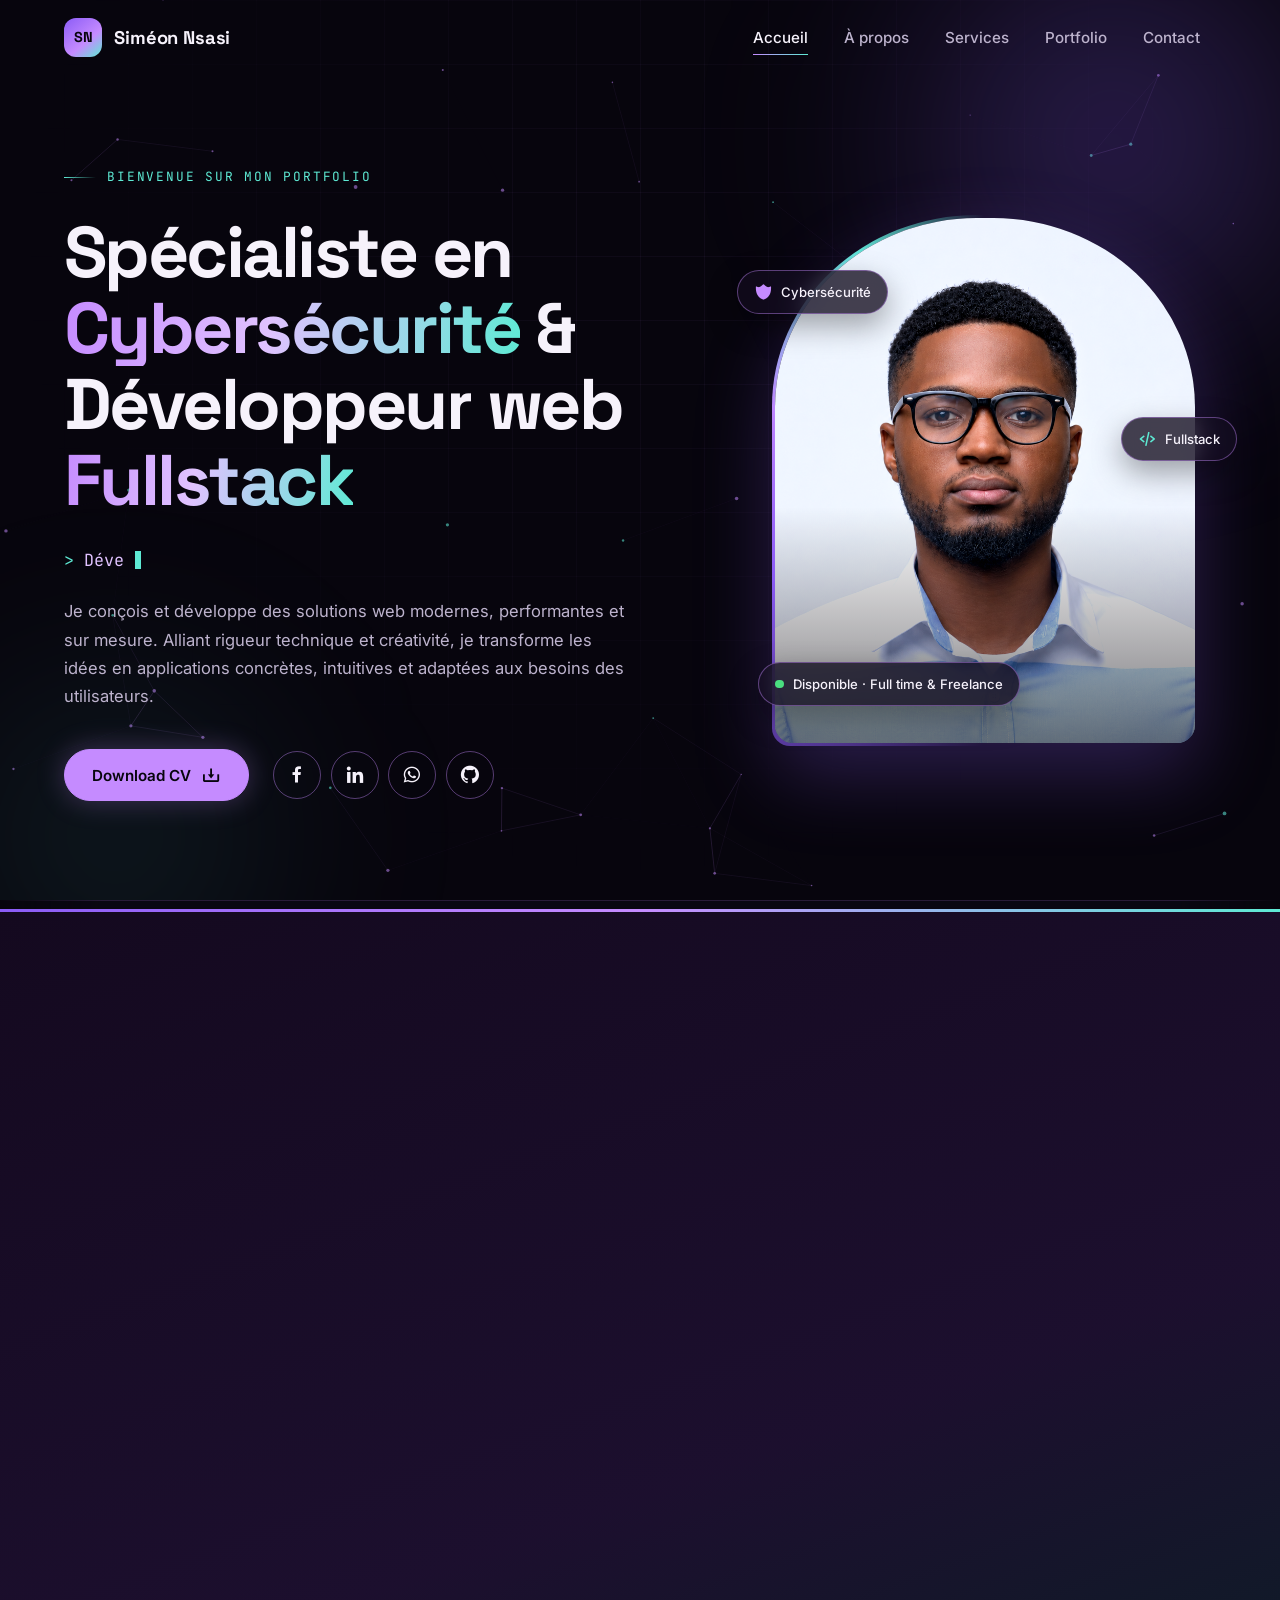
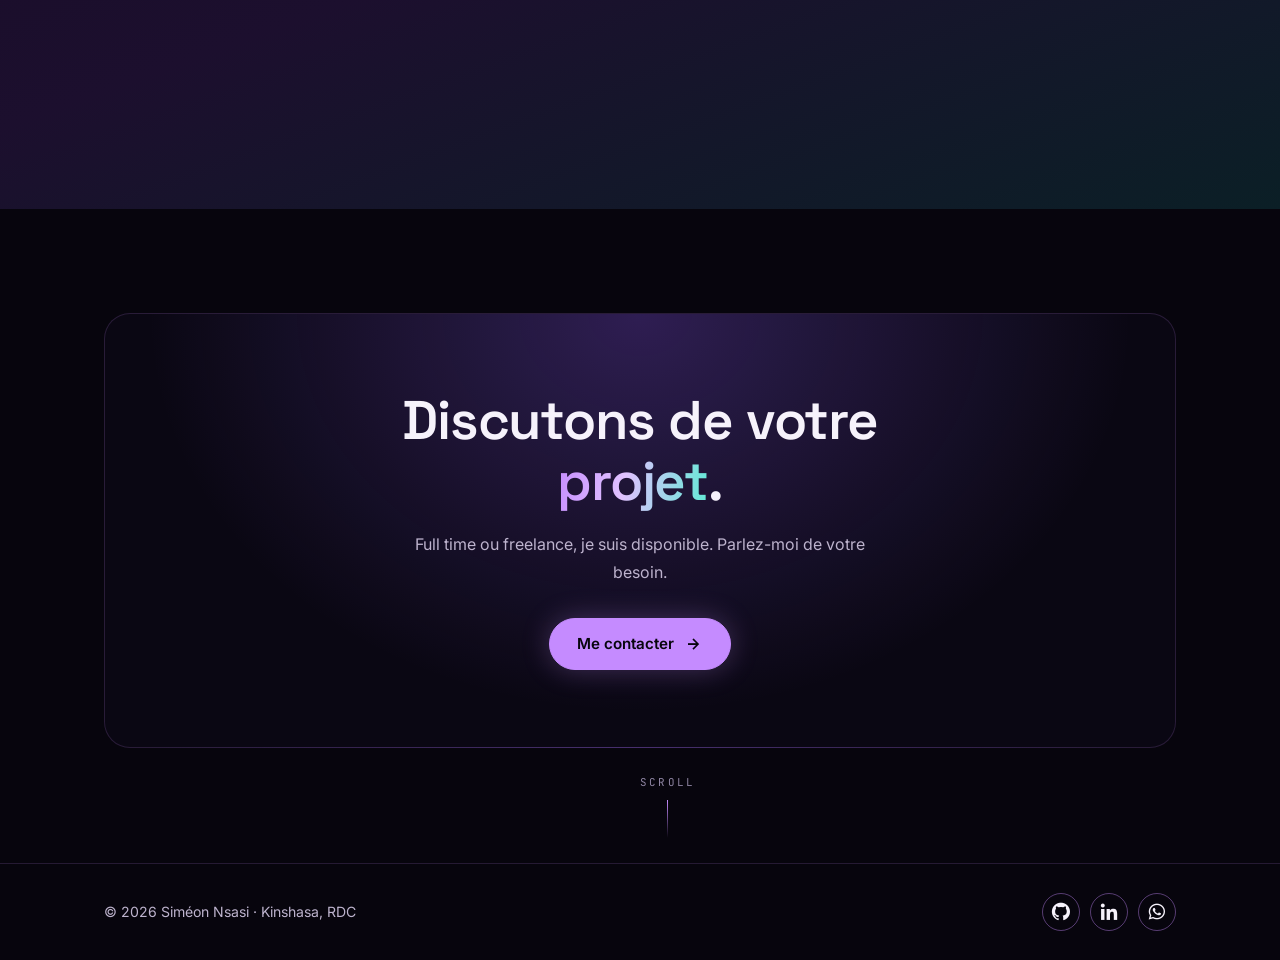
<file: index.html>
<!DOCTYPE html>
<html lang="fr">
<head>
    <meta charset="UTF-8">
    <meta name="viewport" content="width=device-width, initial-scale=1.0">
    <title>Portfolio Nsasi Siméon — Cybersécurité & Développement web Fullstack</title>
    <meta name="description" content="Siméon Nsasi, spécialiste en cybersécurité et développeur web Fullstack à Kinshasa. Solutions web modernes, performantes et sur mesure.">
    <meta name="theme-color" content="#07050d">
    <link rel="preconnect" href="https://fonts.googleapis.com">
    <link rel="preconnect" href="https://fonts.gstatic.com" crossorigin>
    <link href="https://fonts.googleapis.com/css2?family=Inter:wght@400;500;600&family=JetBrains+Mono:wght@400;500&family=Space+Grotesk:wght@500;600;700&display=swap" rel="stylesheet">
    <link href="https://unpkg.com/boxicons@2.1.4/css/boxicons.min.css" rel="stylesheet">
    <link rel="stylesheet" href="style.css">
    <script>
        (function (h) {
            h.classList.add('js');
            try {
                if (sessionStorage.getItem('pt')) { h.classList.add('pt-enter'); sessionStorage.removeItem('pt'); }
                else if (!sessionStorage.getItem('intro') && !matchMedia('(prefers-reduced-motion: reduce)').matches) { h.classList.add('show-intro'); }
                sessionStorage.setItem('intro', '1');
            } catch (e) {}
        })(document.documentElement);
    </script>
</head>
<body class="page-home">
    <a class="skip-link" href="#main">Aller au contenu</a>

    <div class="intro" aria-hidden="true">
        <div class="intro-inner">
            <div class="intro-name">Siméon Nsasi</div>
            <div class="intro-meta"><span>Initialisation du portfolio</span><span class="intro-count">000</span></div>
            <div class="intro-bar"><i></i></div>
        </div>
    </div>
    <div class="curtain" aria-hidden="true"></div>
    <div class="scroll-progress" aria-hidden="true"></div>
    <div class="ambient" aria-hidden="true"></div>
    <div class="grid-bg" aria-hidden="true"></div>

    <header class="site-header">
        <a href="index.html" class="logo" aria-label="Siméon Nsasi — accueil">
            <span class="logo-mark">SN</span><span class="logo-text">Siméon Nsasi</span>
        </a>
        <button class="menu-toggle" id="menu-icon" type="button" aria-label="Ouvrir le menu" aria-expanded="false" aria-controls="site-nav"><i class="bx bx-menu"></i></button>
        <nav id="site-nav" class="site-nav" aria-label="Navigation principale">
            <a href="index.html" class="active" aria-current="page"><span class="nav-n">01</span>Accueil</a>
            <a href="about.html"><span class="nav-n">02</span>À propos</a>
            <a href="services.html"><span class="nav-n">03</span>Services</a>
            <a href="portfolio.html"><span class="nav-n">04</span>Portfolio</a>
            <a href="contact.html"><span class="nav-n">05</span>Contact</a>
        </nav>
    </header>

    <main id="main">
        <section class="hero" aria-labelledby="hero-title">
            <div class="hero-copy">
                <p class="eyebrow" style="--k:0">Bienvenue sur mon portfolio</p>
                <h1 id="hero-title" data-split style="--k:1">Spécialiste en <span class="grad">Cybersécurité</span> &amp; Développeur web <span class="grad">Fullstack</span></h1>
                <p class="hero-role" style="--k:2" aria-hidden="true"><span class="prompt">&gt;</span><span data-typer='["Développeur web Fullstack","Spécialiste en cybersécurité","Administrateur réseau"]'>Développeur web Fullstack</span><span class="caret"></span></p>
                <p class="hero-text" style="--k:3">Je conçois et développe des solutions web modernes, performantes et sur mesure. Alliant rigueur technique et créativité, je transforme les idées en applications concrètes, intuitives et adaptées aux besoins des utilisateurs.</p>
                <div class="hero-actions" style="--k:4">
                    <a href="CV Nsasi Kisadila Siméon.pdf" class="btn" data-magnetic download>Download CV <i class="bx bx-download"></i></a>
                    <div class="socials">
                        <a href="https://www.facebook.com/ivan.nsasi.3" class="btn btn--icon" data-magnetic target="_blank" rel="noopener noreferrer" aria-label="Facebook"><i class="bx bxl-facebook"></i></a>
                        <a href="https://www.linkedin.com/in/sim%C3%A9on-nsasi-526733238" class="btn btn--icon" data-magnetic target="_blank" rel="noopener noreferrer" aria-label="LinkedIn"><i class="bx bxl-linkedin"></i></a>
                        <a href="https://wa.me/+243817461115" class="btn btn--icon" data-magnetic target="_blank" rel="noopener noreferrer" aria-label="WhatsApp"><i class="bx bxl-whatsapp"></i></a>
                        <a href="https://github.com/Hacker-sim" class="btn btn--icon" data-magnetic target="_blank" rel="noopener noreferrer" aria-label="GitHub"><i class="bx bxl-github"></i></a>
                    </div>
                </div>
            </div>

            <div class="hero-visual">
                <div class="avatar-wrap">
                    <div class="avatar-ring"></div>
                    <div class="avatar" data-tilt="8">
                        <span class="avatar-mono" aria-hidden="true">SN</span>
                        <img src="images/home.png" alt="Photo de profil de Siméon Nsasi" width="840" height="1050" fetchpriority="high" onerror="this.remove()">
                    </div>
                    <span class="chip chip--a"><i class="bx bxs-shield-alt-2"></i>Cybersécurité</span>
                    <span class="chip chip--b"><i class="bx bx-code-alt"></i>Fullstack</span>
                    <span class="chip chip--c"><span class="pulse"></span>Disponible · Full time &amp; Freelance</span>
                </div>
            </div>

            <div class="scroll-hint" aria-hidden="true"><span>Scroll</span><i></i></div>
        </section>

        <div class="marquee" aria-label="Technologies et outils">
            <div class="marquee-track">
                <div class="marquee-group">
                    <span>HTML5 &amp; CSS3</span><span>JavaScript</span><span>React.js</span><span>Node.js</span><span>Python</span><span>WordPress</span><span>Tailwind CSS</span><span>Kali Linux</span><span>OWASP ZAP</span><span>pfSense</span><span>MobSF</span><span>VirtualBox</span><span>Figma</span><span>GitHub</span>
                </div>
                <div class="marquee-group" aria-hidden="true">
                    <span>HTML5 &amp; CSS3</span><span>JavaScript</span><span>React.js</span><span>Node.js</span><span>Python</span><span>WordPress</span><span>Tailwind CSS</span><span>Kali Linux</span><span>OWASP ZAP</span><span>pfSense</span><span>MobSF</span><span>VirtualBox</span><span>Figma</span><span>GitHub</span>
                </div>
            </div>
        </div>

        <section class="section" aria-labelledby="domains-title">
            <div class="container">
                <div class="section-head">
                    <p class="eyebrow" data-reveal>Deux expertises</p>
                    <h2 id="domains-title" data-split>Du code à la <span class="grad">sécurité</span>, une seule démarche.</h2>
                </div>
                <div class="domains" data-stagger>
                    <article class="card domain" data-tilt="4">
                        <span class="domain-icon"><i class="bx bx-code-alt"></i></span>
                        <h3>Développement web Fullstack</h3>
                        <p>Je conçois et développe des solutions web modernes, performantes et sur mesure.</p>
                        <div class="tags"><span>HTML/CSS</span><span>JavaScript</span><span>React.js</span><span>Node.js</span></div>
                        <a class="link-arrow" href="portfolio.html?filter=web">Voir mes projets web <i class="bx bx-right-arrow-alt"></i></a>
                    </article>
                    <article class="card domain domain--sec" data-tilt="4">
                        <span class="domain-icon"><i class="bx bxs-shield-alt-2"></i></span>
                        <h3>Cybersécurité</h3>
                        <p>Pentest web, laboratoire réseau, analyse mobile : analyses de sécurité menées avec Kali Linux, OWASP ZAP, pfSense et MobSF.</p>
                        <div class="tags"><span>Kali Linux</span><span>OWASP ZAP</span><span>pfSense</span><span>MobSF</span></div>
                        <a class="link-arrow" href="portfolio.html?filter=security">Voir mes réalisations sécurité <i class="bx bx-right-arrow-alt"></i></a>
                    </article>
                </div>
            </div>
        </section>

        <section class="section cta" aria-labelledby="cta-title">
            <div class="container">
                <div class="cta-box" data-reveal>
                    <h2 id="cta-title">Discutons de votre <span class="grad">projet</span>.</h2>
                    <p>Full time ou freelance, je suis disponible. Parlez-moi de votre besoin.</p>
                    <a href="contact.html" class="btn" data-magnetic>Me contacter <i class="bx bx-right-arrow-alt"></i></a>
                </div>
            </div>
        </section>
    </main>

    <footer class="site-footer">
        <div class="container">
            <p>© <span data-year>2026</span> Siméon Nsasi · Kinshasa, RDC</p>
            <div class="socials">
                <a href="https://github.com/Hacker-sim" class="btn btn--icon" target="_blank" rel="noopener noreferrer" aria-label="GitHub"><i class="bx bxl-github"></i></a>
                <a href="https://www.linkedin.com/in/sim%C3%A9on-nsasi-526733238" class="btn btn--icon" target="_blank" rel="noopener noreferrer" aria-label="LinkedIn"><i class="bx bxl-linkedin"></i></a>
                <a href="https://wa.me/+243817461115" class="btn btn--icon" target="_blank" rel="noopener noreferrer" aria-label="WhatsApp"><i class="bx bxl-whatsapp"></i></a>
            </div>
        </div>
    </footer>

    <script src="script.js"></script>
</body>
</html>
</file>
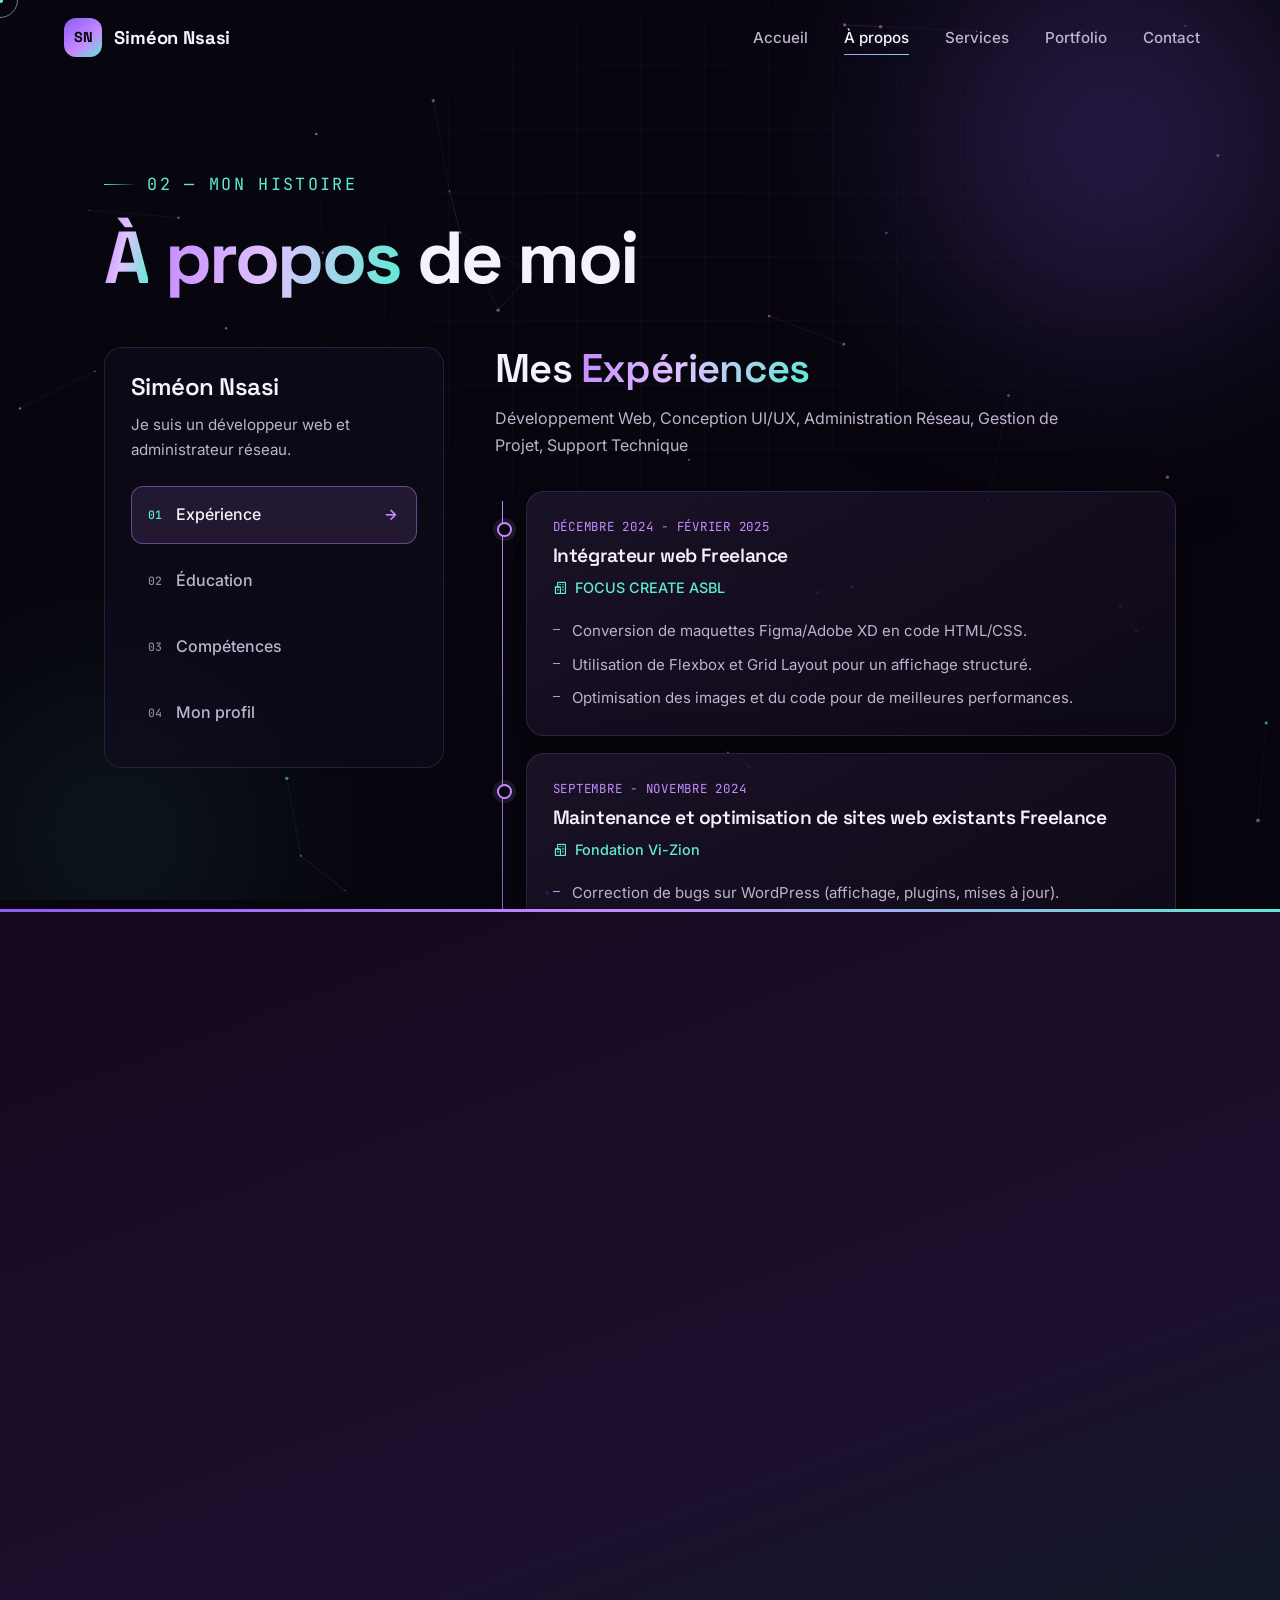
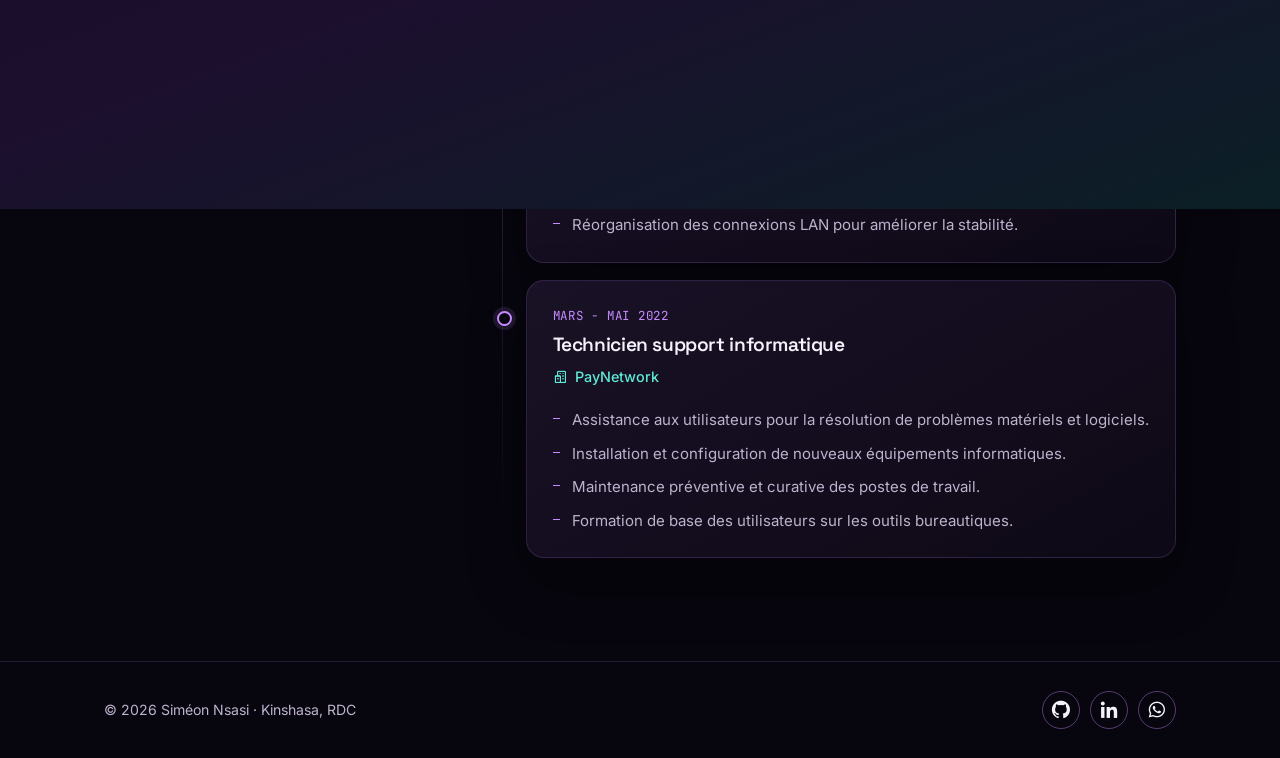
<file: about.html>
<!DOCTYPE html>
<html lang="fr">
<head>
    <meta charset="UTF-8">
    <meta name="viewport" content="width=device-width, initial-scale=1.0">
    <title>À propos — Portfolio Nsasi Siméon</title>
    <meta name="description" content="Parcours, formation, compétences et profil de Siméon Nsasi, développeur web et administrateur réseau à Kinshasa.">
    <meta name="theme-color" content="#07050d">
    <link rel="preconnect" href="https://fonts.googleapis.com">
    <link rel="preconnect" href="https://fonts.gstatic.com" crossorigin>
    <link href="https://fonts.googleapis.com/css2?family=Inter:wght@400;500;600&family=JetBrains+Mono:wght@400;500&family=Space+Grotesk:wght@500;600;700&display=swap" rel="stylesheet">
    <link href="https://unpkg.com/boxicons@2.1.4/css/boxicons.min.css" rel="stylesheet">
    <link rel="stylesheet" href="style.css">
    <script>
        (function (h) {
            h.classList.add('js');
            try { if (sessionStorage.getItem('pt')) { h.classList.add('pt-enter'); sessionStorage.removeItem('pt'); } } catch (e) {}
        })(document.documentElement);
    </script>
</head>
<body class="page-about">
    <a class="skip-link" href="#main">Aller au contenu</a>
    <div class="curtain" aria-hidden="true"></div>
    <div class="scroll-progress" aria-hidden="true"></div>
    <div class="ambient" aria-hidden="true"></div>
    <div class="grid-bg" aria-hidden="true"></div>

    <header class="site-header">
        <a href="index.html" class="logo" aria-label="Siméon Nsasi — accueil">
            <span class="logo-mark">SN</span><span class="logo-text">Siméon Nsasi</span>
        </a>
        <button class="menu-toggle" id="menu-icon" type="button" aria-label="Ouvrir le menu" aria-expanded="false" aria-controls="site-nav"><i class="bx bx-menu"></i></button>
        <nav id="site-nav" class="site-nav" aria-label="Navigation principale">
            <a href="index.html"><span class="nav-n">01</span>Accueil</a>
            <a href="about.html" class="active" aria-current="page"><span class="nav-n">02</span>À propos</a>
            <a href="services.html"><span class="nav-n">03</span>Services</a>
            <a href="portfolio.html"><span class="nav-n">04</span>Portfolio</a>
            <a href="contact.html"><span class="nav-n">05</span>Contact</a>
        </nav>
    </header>

    <main id="main">
        <div class="container">
            <div class="page-head">
                <p class="eyebrow" data-reveal>02 — Mon histoire</p>
                <h1 data-split><span class="grad">À propos</span> de moi</h1>
            </div>

            <div class="about-layout">
                <aside class="about-side" data-reveal>
                    <h2>Siméon Nsasi</h2>
                    <p>Je suis un développeur web et administrateur réseau.</p>
                    <div class="tablist" role="tablist" aria-label="Sections du profil" aria-orientation="vertical">
                        <button class="tab" role="tab" id="tab-experience" data-tab="experience" aria-controls="panel-experience" aria-selected="true"><span class="tab-n">01</span>Expérience<i class="bx bx-right-arrow-alt"></i></button>
                        <button class="tab" role="tab" id="tab-education" data-tab="education" aria-controls="panel-education" aria-selected="false" tabindex="-1"><span class="tab-n">02</span>Éducation<i class="bx bx-right-arrow-alt"></i></button>
                        <button class="tab" role="tab" id="tab-skills" data-tab="skills" aria-controls="panel-skills" aria-selected="false" tabindex="-1"><span class="tab-n">03</span>Compétences<i class="bx bx-right-arrow-alt"></i></button>
                        <button class="tab" role="tab" id="tab-profile" data-tab="profile" aria-controls="panel-profile" aria-selected="false" tabindex="-1"><span class="tab-n">04</span>Mon profil<i class="bx bx-right-arrow-alt"></i></button>
                    </div>
                </aside>

                <div class="about-panels" data-reveal style="--delay:120ms">
                    <!-- Expérience -->
                    <section class="panel is-active" role="tabpanel" id="panel-experience" aria-labelledby="tab-experience" tabindex="0">
                        <div class="panel-head">
                            <h2>Mes <span class="grad">Expériences</span></h2>
                            <p>Développement Web, Conception UI/UX, Administration Réseau, Gestion de Projet, Support Technique</p>
                        </div>
                        <div class="timeline rise">
                            <article class="card t-item">
                                <p class="t-year">Décembre 2024 - Février 2025</p>
                                <h3>Intégrateur web Freelance</h3>
                                <p class="t-company"><i class="bx bx-buildings"></i>FOCUS CREATE ASBL</p>
                                <ul>
                                    <li>Conversion de maquettes Figma/Adobe XD en code HTML/CSS.</li>
                                    <li>Utilisation de Flexbox et Grid Layout pour un affichage structuré.</li>
                                    <li>Optimisation des images et du code pour de meilleures performances.</li>
                                </ul>
                            </article>
                            <article class="card t-item">
                                <p class="t-year">Septembre - Novembre 2024</p>
                                <h3>Maintenance et optimisation de sites web existants Freelance</h3>
                                <p class="t-company"><i class="bx bx-buildings"></i>Fondation Vi-Zion</p>
                                <ul>
                                    <li>Correction de bugs sur WordPress (affichage, plugins, mises à jour).</li>
                                    <li>Sécurisation de base : sauvegardes, protection contre spam, captcha.</li>
                                    <li>Optimisation de la vitesse : cache, compression, réduction du JavaScript/CSS.</li>
                                </ul>
                            </article>
                            <article class="card t-item">
                                <p class="t-year">Mai - Juillet 2024</p>
                                <h3>Consultant IT &amp; Support Technique Freelance</h3>
                                <p class="t-company"><i class="bx bx-buildings"></i>Fondation Vi-Zion</p>
                                <ul>
                                    <li>Assistance pour dépannage informatique (Windows, réseaux d'entreprise , logiciels).</li>
                                    <li>Installation de réseaux locaux : configuration de routeurs, partages de fichiers et imprimantes.</li>
                                    <li>Conseils sur la cybersécurité de base pour les utilisateurs (antivirus, mots de passe, sauvegardes).</li>
                                </ul>
                            </article>
                            <article class="card t-item">
                                <p class="t-year">Janvier - Février 2024</p>
                                <h3>Développeur web technique Freelance</h3>
                                <p class="t-company"><i class="bx bx-buildings"></i>Fondation Ecoville</p>
                                <ul>
                                    <li>Création de sites vitrines responsives (HTML, CSS, JavaScript).</li>
                                    <li>Intégration de solutions de paiement en ligne.</li>
                                    <li>Optimisation SEO de base pour améliorer la visibilité.</li>
                                </ul>
                            </article>
                            <article class="card t-item">
                                <p class="t-year">Juin 2022 - Janvier 2024</p>
                                <h3>Administrateur réseau et support technique</h3>
                                <p class="t-company"><i class="bx bx-buildings"></i>ONG A.D.D.E.</p>
                                <ul>
                                    <li>Participation à l’audit et à l’amélioration du réseau de la Fondation</li>
                                    <li>Diagnostic de pannes réseau sur les postes utilisateurs.</li>
                                    <li>Réorganisation des connexions LAN pour améliorer la stabilité.</li>
                                </ul>
                            </article>
                            <article class="card t-item">
                                <p class="t-year">Mars - Mai 2022</p>
                                <h3>Technicien support informatique</h3>
                                <p class="t-company"><i class="bx bx-buildings"></i>PayNetwork</p>
                                <ul>
                                    <li>Assistance aux utilisateurs pour la résolution de problèmes matériels et logiciels.</li>
                                    <li>Installation et configuration de nouveaux équipements informatiques.</li>
                                    <li>Maintenance préventive et curative des postes de travail.</li>
                                    <li>Formation de base des utilisateurs sur les outils bureautiques.</li>
                                </ul>
                            </article>
                        </div>
                    </section>

                    <!-- Éducation -->
                    <section class="panel" role="tabpanel" id="panel-education" aria-labelledby="tab-education" tabindex="0" hidden>
                        <div class="panel-head">
                            <h2>Mon <span class="grad">Éducation</span></h2>
                            <p>Mon parcours académique :</p>
                        </div>
                        <div class="edu-grid rise">
                            <article class="card">
                                <p class="t-year">2023 - 2024</p>
                                <h3>Licence Bac + 5, en Réseaux Informatiques et Télécommunications</h3>
                                <p class="t-company"><i class="bx bxs-graduation"></i>Université Pédagogique Nationale</p>
                            </article>
                            <article class="card">
                                <p class="t-year">2019 - 2020</p>
                                <h3>Diplome de Graduat en Mathématiques et informatique</h3>
                                <p class="t-company"><i class="bx bxs-graduation"></i>Université de Technologie</p>
                            </article>
                            <article class="card">
                                <p class="t-year">2015 - 2016</p>
                                <h3>Diplome d'Etat en Latin-Philo</h3>
                                <p class="t-company"><i class="bx bxs-graduation"></i>C.S. Georges Muke</p>
                            </article>
                            <article class="card">
                                <p class="t-year">2023</p>
                                <h3>Certificat de formation en développement web</h3>
                                <p class="t-company"><i class="bx bx-certification"></i>Centre de Formation WebPro</p>
                            </article>
                            <article class="card">
                                <p class="t-year">2022</p>
                                <h3>Certificat de formation en administration des systèmes</h3>
                                <p class="t-company"><i class="bx bx-certification"></i>Centre de Formation IT Solutions</p>
                            </article>
                        </div>
                    </section>

                    <!-- Compétences -->
                    <section class="panel" role="tabpanel" id="panel-skills" aria-labelledby="tab-skills" tabindex="0" hidden>
                        <div class="panel-head">
                            <h2>Mes <span class="grad">Compétences</span></h2>
                            <p>Mes compétences techniques :</p>
                        </div>
                        <div class="rise">
                            <div class="skill-group">
                                <h3>Développement &amp; design</h3>
                                <div class="skill-grid">
                                    <div class="card skill"><i class="bx bxl-html5"></i><span>HTML5 &amp; CSS3</span></div>
                                    <div class="card skill"><i class="bx bxl-tailwind-css"></i><span>tailwindcss</span></div>
                                    <div class="card skill"><i class="bx bxl-javascript"></i><span>JavaScript</span></div>
                                    <div class="card skill"><i class="bx bxl-react"></i><span>React.js</span></div>
                                    <div class="card skill"><i class="bx bxl-nodejs"></i><span>Node.js</span></div>
                                    <div class="card skill"><i class="bx bxl-python"></i><span>Python</span></div>
                                    <div class="card skill"><i class="bx bxl-wordpress"></i><span>WordPress</span></div>
                                    <div class="card skill"><i class="bx bxl-github"></i><span>GitHub</span></div>
                                    <div class="card skill"><i class="bx bxl-figma"></i><span>Figma</span></div>
                                    <div class="card skill"><i class="bx bxs-data"></i><span>Bases de données</span></div>
                                    <div class="card skill"><i class="bx bx-paint"></i><span>Design Graphique</span></div>
                                </div>
                            </div>
                            <div class="skill-group">
                                <h3>Systèmes, réseaux &amp; gestion</h3>
                                <div class="skill-grid">
                                    <div class="card skill"><i class="bx bx-network-chart"></i><span>Administration des systèmes</span></div>
                                    <div class="card skill"><i class="bx bx-server"></i><span>Virtualisation</span></div>
                                    <div class="card skill"><i class="bx bx-sitemap"></i><span>Réseaux et protocoles</span></div>
                                    <div class="card skill"><i class="bx bx-briefcase-alt"></i><span>Gestion de projet IT</span></div>
                                </div>
                            </div>
                        </div>
                    </section>

                    <!-- Profil -->
                    <section class="panel" role="tabpanel" id="panel-profile" aria-labelledby="tab-profile" tabindex="0" hidden>
                        <div class="panel-head">
                            <h2>Mon <span class="grad">Profil</span></h2>
                            <p>Mes coordonnées :</p>
                        </div>
                        <dl class="profile-list rise">
                            <div class="card"><dt>Nom</dt><dd>Siméon Nsasi</dd></div>
                            <div class="card"><dt>Ville</dt><dd>Kinshasa</dd></div>
                            <div class="card"><dt>Nationalité</dt><dd>Congolaise</dd></div>
                            <div class="card"><dt>Full time</dt><dd><span class="status-dot"><span class="pulse"></span>Disponible</span></dd></div>
                            <div class="card"><dt>Freelance</dt><dd><span class="status-dot"><span class="pulse"></span>Disponible</span></dd></div>
                            <div class="card"><dt>Langues</dt><dd>Français, Anglais</dd></div>
                            <div class="card"><dt>Phone</dt><dd><a href="tel:+243817461115">+243 817 461 115</a></dd></div>
                            <div class="card"><dt>Email</dt><dd><a href="mailto:ivannsasi06@gmail.com">ivannsasi06@gmail.com</a></dd></div>
                        </dl>
                    </section>
                </div>
            </div>
        </div>
    </main>

    <footer class="site-footer">
        <div class="container">
            <p>© <span data-year>2026</span> Siméon Nsasi · Kinshasa, RDC</p>
            <div class="socials">
                <a href="https://github.com/Hacker-sim" class="btn btn--icon" target="_blank" rel="noopener noreferrer" aria-label="GitHub"><i class="bx bxl-github"></i></a>
                <a href="https://www.linkedin.com/in/sim%C3%A9on-nsasi-526733238" class="btn btn--icon" target="_blank" rel="noopener noreferrer" aria-label="LinkedIn"><i class="bx bxl-linkedin"></i></a>
                <a href="https://wa.me/+243817461115" class="btn btn--icon" target="_blank" rel="noopener noreferrer" aria-label="WhatsApp"><i class="bx bxl-whatsapp"></i></a>
            </div>
        </div>
    </footer>

    <script src="script.js"></script>
</body>
</html>
</file>
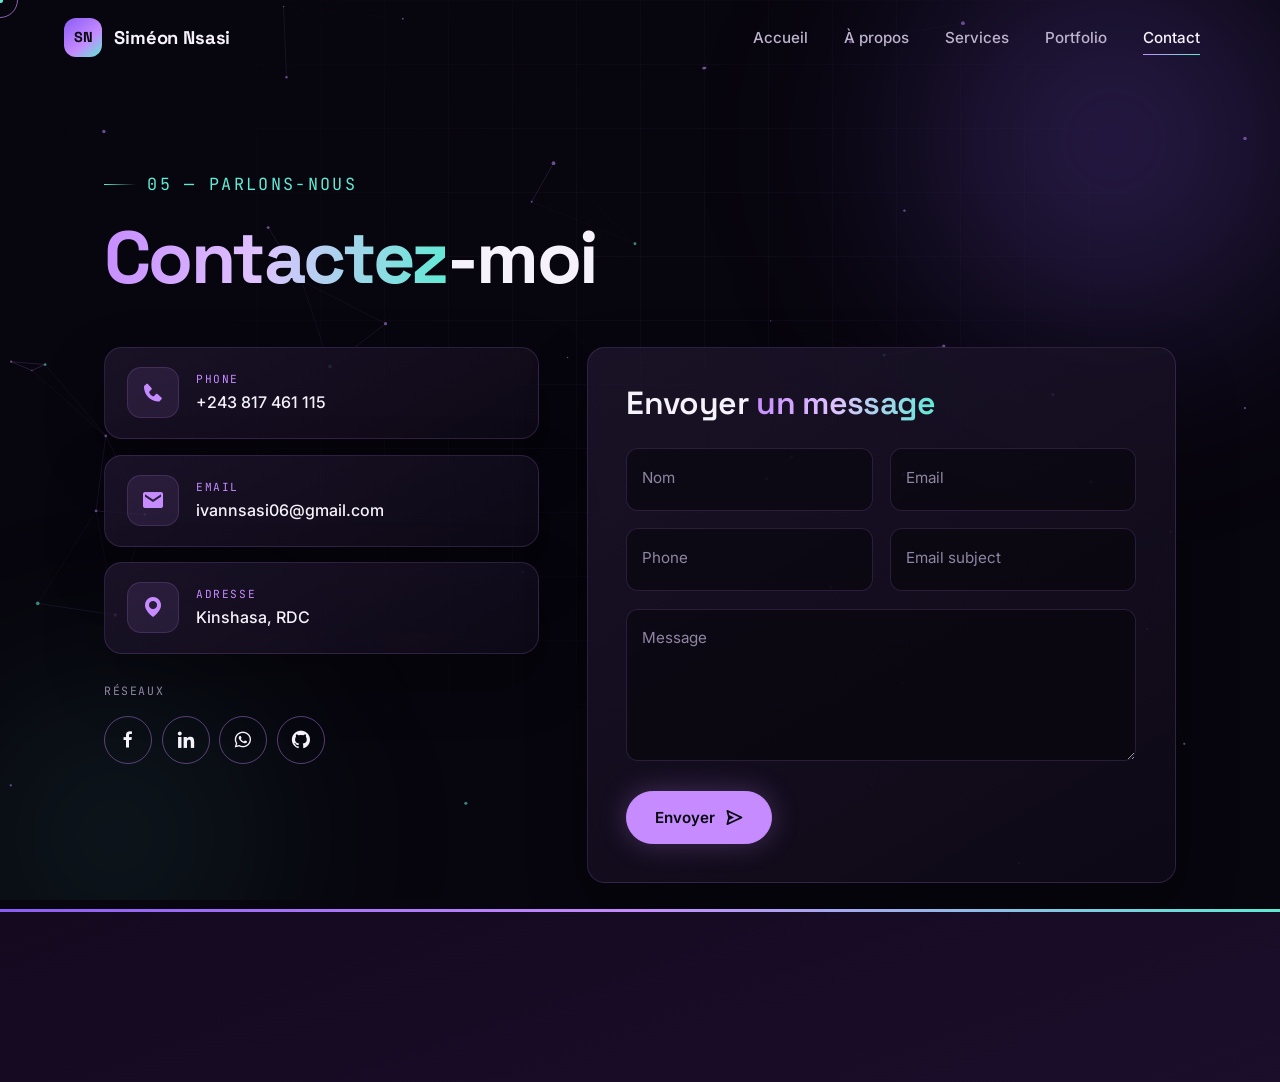
<file: contact.html>
<!DOCTYPE html>
<html lang="fr">
<head>
    <meta charset="UTF-8">
    <meta name="viewport" content="width=device-width, initial-scale=1.0">
    <title>Contact — Portfolio Nsasi Siméon</title>
    <meta name="description" content="Contactez Siméon Nsasi : téléphone, e-mail, adresse à Kinshasa ou formulaire de message.">
    <meta name="theme-color" content="#07050d">
    <link rel="preconnect" href="https://fonts.googleapis.com">
    <link rel="preconnect" href="https://fonts.gstatic.com" crossorigin>
    <link href="https://fonts.googleapis.com/css2?family=Inter:wght@400;500;600&family=JetBrains+Mono:wght@400;500&family=Space+Grotesk:wght@500;600;700&display=swap" rel="stylesheet">
    <link href="https://unpkg.com/boxicons@2.1.4/css/boxicons.min.css" rel="stylesheet">
    <link rel="stylesheet" href="style.css">
    <script>
        (function (h) {
            h.classList.add('js');
            try { if (sessionStorage.getItem('pt')) { h.classList.add('pt-enter'); sessionStorage.removeItem('pt'); } } catch (e) {}
        })(document.documentElement);
    </script>
</head>
<body class="page-contact">
    <a class="skip-link" href="#main">Aller au contenu</a>
    <div class="curtain" aria-hidden="true"></div>
    <div class="scroll-progress" aria-hidden="true"></div>
    <div class="ambient" aria-hidden="true"></div>
    <div class="grid-bg" aria-hidden="true"></div>

    <header class="site-header">
        <a href="index.html" class="logo" aria-label="Siméon Nsasi — accueil">
            <span class="logo-mark">SN</span><span class="logo-text">Siméon Nsasi</span>
        </a>
        <button class="menu-toggle" id="menu-icon" type="button" aria-label="Ouvrir le menu" aria-expanded="false" aria-controls="site-nav"><i class="bx bx-menu"></i></button>
        <nav id="site-nav" class="site-nav" aria-label="Navigation principale">
            <a href="index.html"><span class="nav-n">01</span>Accueil</a>
            <a href="about.html"><span class="nav-n">02</span>À propos</a>
            <a href="services.html"><span class="nav-n">03</span>Services</a>
            <a href="portfolio.html"><span class="nav-n">04</span>Portfolio</a>
            <a href="contact.html" class="active" aria-current="page"><span class="nav-n">05</span>Contact</a>
        </nav>
    </header>

    <main id="main">
        <div class="container">
            <div class="page-head">
                <p class="eyebrow" data-reveal>05 — Parlons-nous</p>
                <h1 data-split><span class="grad">Contactez</span>-moi</h1>
            </div>

            <div class="contact-layout">
                <div class="contact-info" data-stagger>
                    <a class="card info-card" href="tel:+243817461115">
                        <i class="bx bxs-phone"></i>
                        <div><small>Phone</small><strong>+243 817 461 115</strong></div>
                    </a>
                    <a class="card info-card" href="mailto:ivannsasi06@gmail.com">
                        <i class="bx bxs-envelope"></i>
                        <div><small>Email</small><strong>ivannsasi06@gmail.com</strong></div>
                    </a>
                    <div class="card info-card">
                        <i class="bx bxs-map"></i>
                        <div><small>Adresse</small><strong>Kinshasa, RDC</strong></div>
                    </div>
                    <div class="contact-social">
                        <span>Réseaux</span>
                        <div class="socials">
                            <a href="https://www.facebook.com/ivan.nsasi.3" class="btn btn--icon" data-magnetic target="_blank" rel="noopener noreferrer" aria-label="Facebook"><i class="bx bxl-facebook"></i></a>
                            <a href="https://www.linkedin.com/in/sim%C3%A9on-nsasi-526733238" class="btn btn--icon" data-magnetic target="_blank" rel="noopener noreferrer" aria-label="LinkedIn"><i class="bx bxl-linkedin"></i></a>
                            <a href="https://wa.me/+243817461115" class="btn btn--icon" data-magnetic target="_blank" rel="noopener noreferrer" aria-label="WhatsApp"><i class="bx bxl-whatsapp"></i></a>
                            <a href="https://github.com/Hacker-sim" class="btn btn--icon" data-magnetic target="_blank" rel="noopener noreferrer" aria-label="GitHub"><i class="bx bxl-github"></i></a>
                        </div>
                    </div>
                </div>

                <div class="card form-card" data-reveal style="--delay:150ms">
                    <form id="contact-form" novalidate>
                        <h2>Envoyer <span class="grad">un message</span></h2>
                        <div class="field-grid">
                            <div class="field"><input id="f-name" name="name" type="text" placeholder=" " required autocomplete="name"><label for="f-name">Nom</label></div>
                            <div class="field"><input id="f-email" name="email" type="email" placeholder=" " required autocomplete="email"><label for="f-email">Email</label></div>
                            <div class="field"><input id="f-phone" name="phone" type="tel" placeholder=" " required autocomplete="tel"><label for="f-phone">Phone</label></div>
                            <div class="field"><input id="f-subject" name="subject" type="text" placeholder=" " required><label for="f-subject">Email subject</label></div>
                            <div class="field field--full"><textarea id="f-message" name="message" placeholder=" " required></textarea><label for="f-message">Message</label></div>
                        </div>
                        <div class="form-foot">
                            <button type="submit" class="btn" data-magnetic><span>Envoyer</span><i class="bx bx-send"></i><span class="spin" aria-hidden="true"></span></button>
                            <p class="form-status" role="status" aria-live="polite"></p>
                        </div>
                    </form>
                </div>
            </div>
        </div>
    </main>

    <footer class="site-footer">
        <div class="container">
            <p>© <span data-year>2026</span> Siméon Nsasi · Kinshasa, RDC</p>
            <div class="socials">
                <a href="https://github.com/Hacker-sim" class="btn btn--icon" target="_blank" rel="noopener noreferrer" aria-label="GitHub"><i class="bx bxl-github"></i></a>
                <a href="https://www.linkedin.com/in/sim%C3%A9on-nsasi-526733238" class="btn btn--icon" target="_blank" rel="noopener noreferrer" aria-label="LinkedIn"><i class="bx bxl-linkedin"></i></a>
                <a href="https://wa.me/+243817461115" class="btn btn--icon" target="_blank" rel="noopener noreferrer" aria-label="WhatsApp"><i class="bx bxl-whatsapp"></i></a>
            </div>
        </div>
    </footer>

    <script src="https://cdn.emailjs.com/dist/email.min.js"></script>
    <script src="script.js"></script>
</body>
</html>
</file>
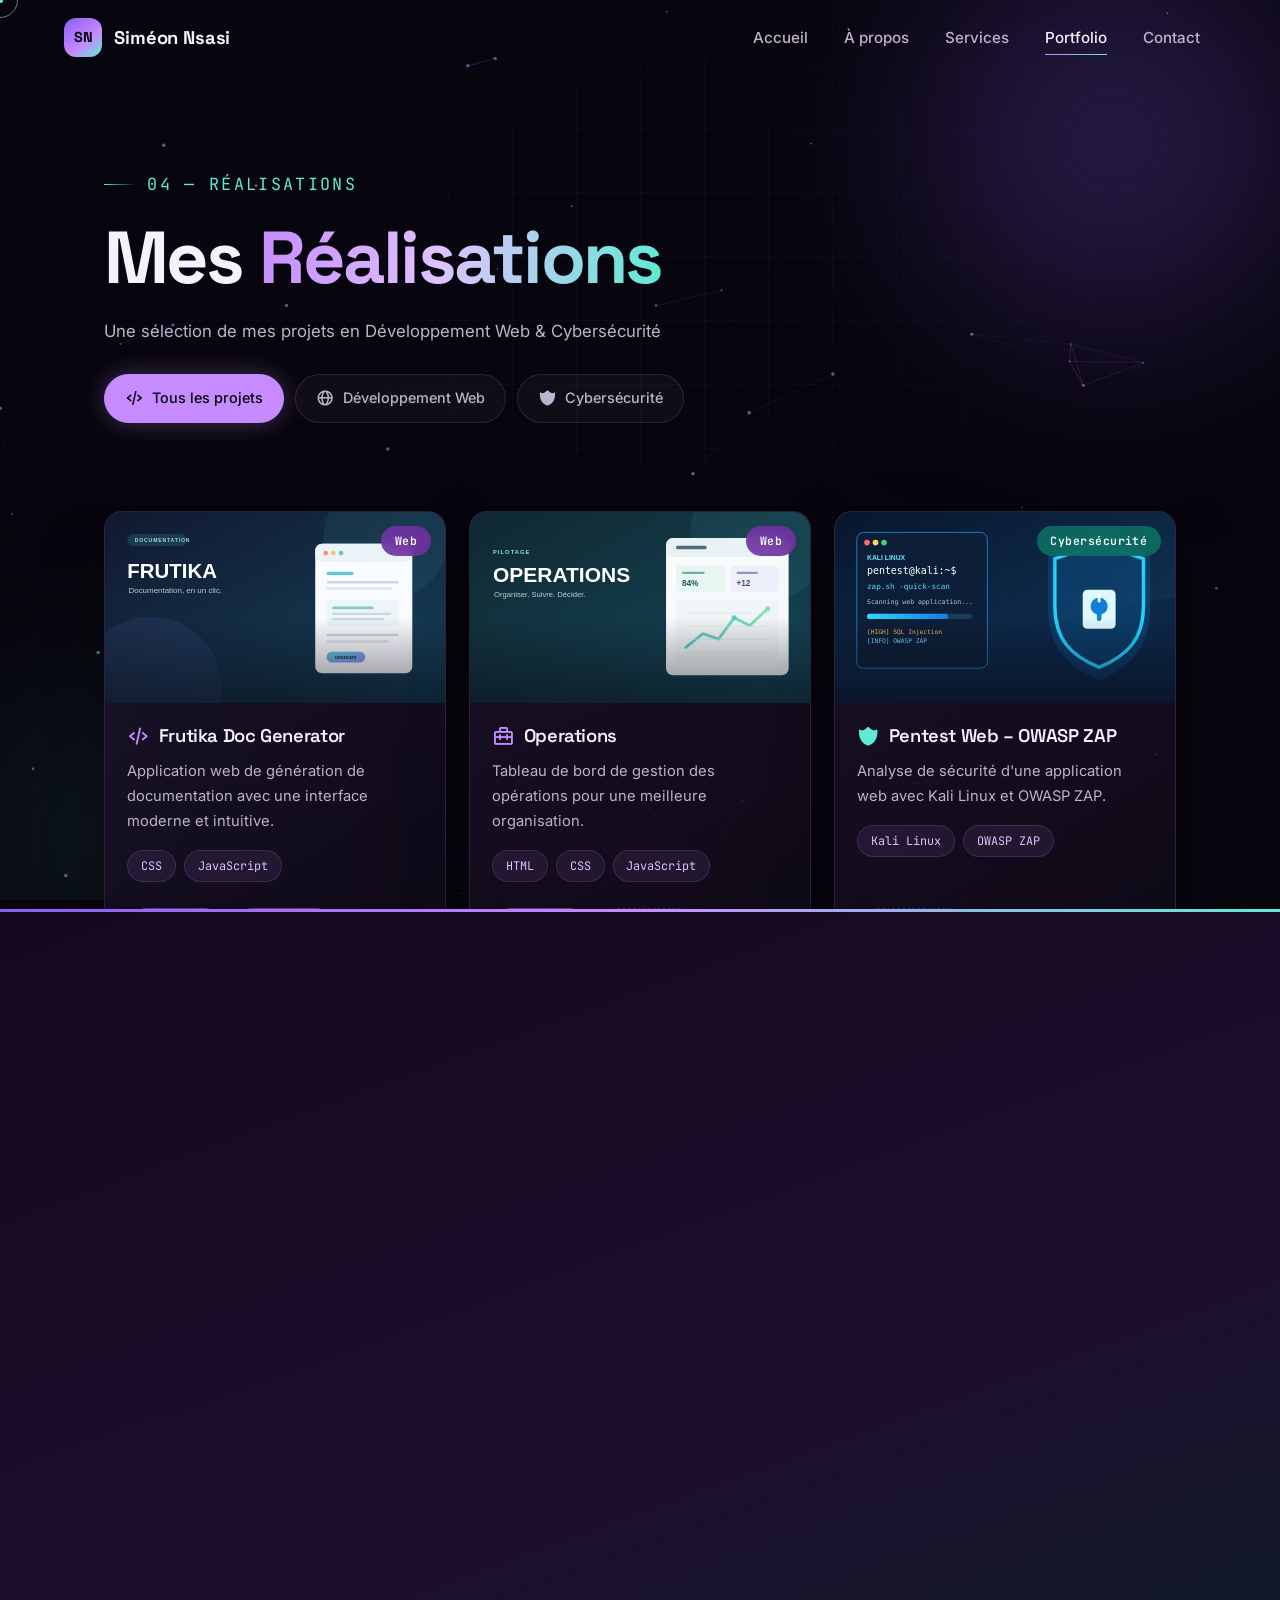
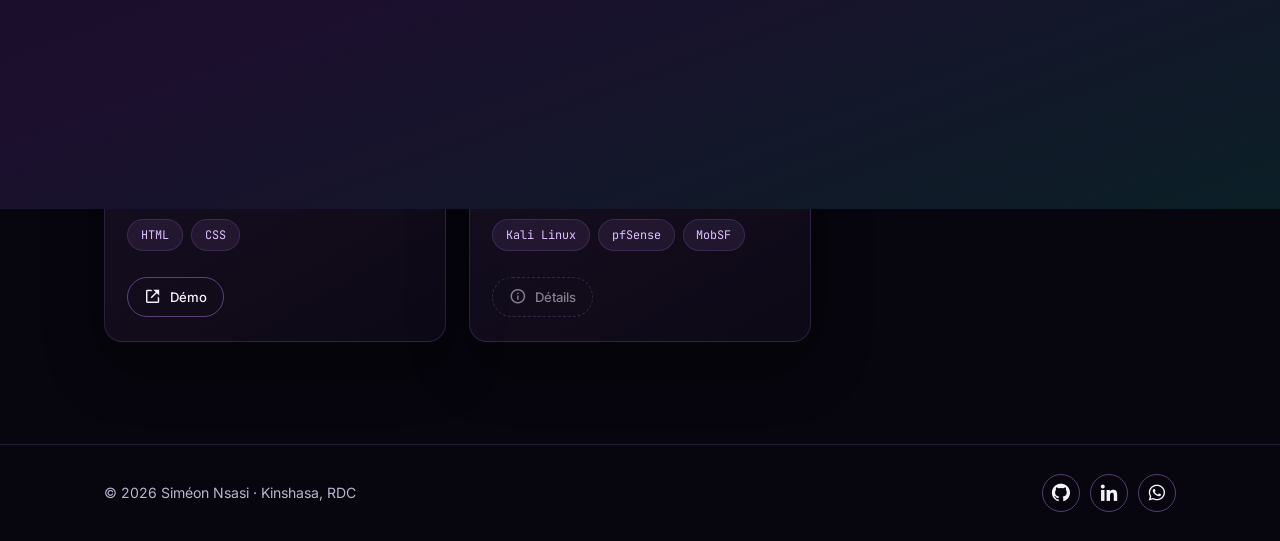
<file: portfolio.html>
<!DOCTYPE html>
<html lang="fr">
<head>
    <meta charset="UTF-8">
    <meta name="viewport" content="width=device-width, initial-scale=1.0">
    <title>Portfolio — Nsasi Siméon</title>
    <meta name="description" content="Sélection de projets en développement web et cybersécurité réalisés par Siméon Nsasi.">
    <meta name="theme-color" content="#07050d">
    <link rel="preconnect" href="https://fonts.googleapis.com">
    <link rel="preconnect" href="https://fonts.gstatic.com" crossorigin>
    <link href="https://fonts.googleapis.com/css2?family=Inter:wght@400;500;600&family=JetBrains+Mono:wght@400;500&family=Space+Grotesk:wght@500;600;700&display=swap" rel="stylesheet">
    <link href="https://unpkg.com/boxicons@2.1.4/css/boxicons.min.css" rel="stylesheet">
    <link rel="stylesheet" href="style.css">
    <script>
        (function (h) {
            h.classList.add('js');
            try { if (sessionStorage.getItem('pt')) { h.classList.add('pt-enter'); sessionStorage.removeItem('pt'); } } catch (e) {}
        })(document.documentElement);
    </script>
</head>
<body class="page-portfolio">
    <a class="skip-link" href="#main">Aller au contenu</a>
    <div class="curtain" aria-hidden="true"></div>
    <div class="scroll-progress" aria-hidden="true"></div>
    <div class="ambient" aria-hidden="true"></div>
    <div class="grid-bg" aria-hidden="true"></div>

    <header class="site-header">
        <a href="index.html" class="logo" aria-label="Siméon Nsasi — accueil">
            <span class="logo-mark">SN</span><span class="logo-text">Siméon Nsasi</span>
        </a>
        <button class="menu-toggle" id="menu-icon" type="button" aria-label="Ouvrir le menu" aria-expanded="false" aria-controls="site-nav"><i class="bx bx-menu"></i></button>
        <nav id="site-nav" class="site-nav" aria-label="Navigation principale">
            <a href="index.html"><span class="nav-n">01</span>Accueil</a>
            <a href="about.html"><span class="nav-n">02</span>À propos</a>
            <a href="services.html"><span class="nav-n">03</span>Services</a>
            <a href="portfolio.html" class="active" aria-current="page"><span class="nav-n">04</span>Portfolio</a>
            <a href="contact.html"><span class="nav-n">05</span>Contact</a>
        </nav>
    </header>

    <main id="main">
        <div class="container">
            <div class="page-head">
                <p class="eyebrow" data-reveal>04 — Réalisations</p>
                <h1 data-split>Mes <span class="grad">Réalisations</span></h1>
                <p data-reveal style="--delay:150ms">Une sélection de mes projets en Développement Web &amp; Cybersécurité</p>
                <div class="filters" role="group" aria-label="Filtres de projets" data-reveal style="--delay:250ms">
                    <button class="filter-btn" type="button" data-filter="all" aria-pressed="true"><i class="bx bx-code-alt"></i>Tous les projets</button>
                    <button class="filter-btn" type="button" data-filter="web" aria-pressed="false"><i class="bx bx-globe"></i>Développement Web</button>
                    <button class="filter-btn" type="button" data-filter="security" aria-pressed="false"><i class="bx bxs-shield-alt-2"></i>Cybersécurité</button>
                </div>
                <p id="filter-count" class="sr-only" role="status" aria-live="polite"></p>
            </div>

            <div class="projects" data-stagger>
                <article class="card project project--web" data-category="web" data-tilt="6">
                    <div class="project-media"><i class="bx bx-code-alt" aria-hidden="true"></i><img src="images/projects/frutika.svg" alt="Frutika Doc Generator" width="640" height="360" loading="lazy" onerror="this.remove()"><span class="badge">Web</span></div>
                    <div class="project-body">
                        <h3><i class="bx bx-code-alt"></i>Frutika Doc Generator</h3>
                        <p>Application web de génération de documentation avec une interface moderne et intuitive.</p>
                        <div class="tags"><span>CSS</span><span>JavaScript</span></div>
                        <div class="project-links">
                            <a class="plink" href="https://frutika-d261.vercel.app" target="_blank" rel="noopener noreferrer"><i class="bx bx-link-external"></i>Démo</a>
                            <a class="plink" href="https://github.com/Hacker-sim/frutika-doc-generator" target="_blank" rel="noopener noreferrer"><i class="bx bxl-github"></i>GitHub</a>
                        </div>
                    </div>
                </article>

                <article class="card project project--web" data-category="web" data-tilt="6">
                    <div class="project-media"><i class="bx bx-briefcase-alt-2" aria-hidden="true"></i><img src="images/projects/operations.svg" alt="Operations" width="640" height="360" loading="lazy" onerror="this.remove()"><span class="badge">Web</span></div>
                    <div class="project-body">
                        <h3><i class="bx bx-briefcase-alt-2"></i>Operations</h3>
                        <p>Tableau de bord de gestion des opérations pour une meilleure organisation.</p>
                        <div class="tags"><span>HTML</span><span>CSS</span><span>JavaScript</span></div>
                        <div class="project-links">
                            <a class="plink" href="https://operations-zeta-nine.vercel.app" target="_blank" rel="noopener noreferrer"><i class="bx bx-link-external"></i>Démo</a>
                            <span class="plink is-disabled" aria-disabled="true" title="Lien non disponible pour le moment"><i class="bx bxl-github"></i>GitHub</span>
                        </div>
                    </div>
                </article>

                <article class="card project project--security" data-category="security" data-tilt="6">
                    <div class="project-media"><i class="bx bxs-shield-alt-2" aria-hidden="true"></i><img src="images/projects/pentest-web.svg" alt="Pentest Web avec Kali Linux et OWASP ZAP" width="640" height="360" loading="lazy" onerror="this.remove()"><span class="badge">Cybersécurité</span></div>
                    <div class="project-body">
                        <h3><i class="bx bxs-shield-alt-2"></i>Pentest Web – OWASP ZAP</h3>
                        <p>Analyse de sécurité d'une application web avec Kali Linux et OWASP ZAP.</p>
                        <div class="tags"><span>Kali Linux</span><span>OWASP ZAP</span></div>
                        <div class="project-links">
                            <span class="plink is-disabled" aria-disabled="true" title="Lien non disponible pour le moment"><i class="bx bx-file"></i>Rapport</span>
                        </div>
                    </div>
                </article>

                <article class="card project project--security" data-category="security" data-tilt="6">
                    <div class="project-media"><i class="bx bxs-shield-alt-2" aria-hidden="true"></i><img src="images/projects/pfsense.svg" alt="Laboratoire réseau avec pfSense" width="640" height="360" loading="lazy" onerror="this.remove()"><span class="badge">Cybersécurité</span></div>
                    <div class="project-body">
                        <h3><i class="bx bxs-shield-alt-2"></i>Laboratoire Réseau – pfSense</h3>
                        <p>Mise en place d'un pare-feu pfSense pour sécuriser un réseau local et gérer le trafic.</p>
                        <div class="tags"><span>pfSense</span><span>VirtualBox</span></div>
                        <div class="project-links">
                            <span class="plink is-disabled" aria-disabled="true" title="Lien non disponible pour le moment"><i class="bx bx-file"></i>Rapport</span>
                        </div>
                    </div>
                </article>

                <article class="card project project--security" data-category="security" data-tilt="6">
                    <div class="project-media"><i class="bx bxs-shield-alt-2" aria-hidden="true"></i><img src="images/projects/mobsf.svg" alt="Analyse mobile Android avec MobSF" width="640" height="360" loading="lazy" onerror="this.remove()"><span class="badge">Cybersécurité</span></div>
                    <div class="project-body">
                        <h3><i class="bx bxs-shield-alt-2"></i>Analyse Mobile – MobSF</h3>
                        <p>Analyse de la sécurité d'une application mobile Android avec MobSF.</p>
                        <div class="tags"><span>MobSF</span><span>Android</span></div>
                        <div class="project-links">
                            <span class="plink is-disabled" aria-disabled="true" title="Lien non disponible pour le moment"><i class="bx bx-file"></i>Rapport</span>
                        </div>
                    </div>
                </article>

                <article class="card project project--web" data-category="web" data-tilt="6">
                    <div class="project-media"><i class="bx bx-code-alt" aria-hidden="true"></i><img src="images/projects/scolar.svg" alt="Scolar Generator" width="640" height="360" loading="lazy" onerror="this.remove()"><span class="badge">Web</span></div>
                    <div class="project-body">
                        <h3><i class="bx bx-code-alt"></i>Scolar Generator</h3>
                        <p>Solution de gestion scolaire permettant de gérer les élèves et les informations académiques.</p>
                        <div class="tags"><span>HTML</span><span>CSS</span><span>JavaScript</span></div>
                        <div class="project-links">
                            <a class="plink" href="https://scolar-generator.vercel.app" target="_blank" rel="noopener noreferrer"><i class="bx bx-link-external"></i>Démo</a>
                        </div>
                    </div>
                </article>

                <article class="card project project--web" data-category="web" data-tilt="6">
                    <div class="project-media"><i class="bx bx-code-alt" aria-hidden="true"></i><img src="images/projects/bingoo.svg" alt="TestBingoo" width="640" height="360" loading="lazy" onerror="this.remove()"><span class="badge">Web</span></div>
                    <div class="project-body">
                        <h3><i class="bx bx-code-alt"></i>TestBingoo</h3>
                        <p>Plateforme de tests et d'évaluations en ligne pour réviser et mesurer ses connaissances.</p>
                        <div class="tags"><span>HTML</span><span>CSS</span></div>
                        <div class="project-links">
                            <a class="plink" href="https://testbingoo.vercel.app" target="_blank" rel="noopener noreferrer"><i class="bx bx-link-external"></i>Démo</a>
                        </div>
                    </div>
                </article>

                <article class="card project project--security" data-category="security" data-tilt="6">
                    <div class="project-media"><i class="bx bxs-shield-alt-2" aria-hidden="true"></i><img src="images/projects/cybersecurity.svg" alt="Projets cybersécurité avec Kali Linux" width="640" height="360" loading="lazy" onerror="this.remove()"><span class="badge">Cybersécurité</span></div>
                    <div class="project-body">
                        <h3><i class="bx bxs-shield-alt-2"></i>Projets Cybersécurité</h3>
                        <p>Réalisation de projets cybersécurité : pentest web, laboratoire réseau, analyse mobile.</p>
                        <div class="tags"><span>Kali Linux</span><span>pfSense</span><span>MobSF</span></div>
                        <div class="project-links">
                            <span class="plink is-disabled" aria-disabled="true" title="Lien non disponible pour le moment"><i class="bx bx-info-circle"></i>Détails</span>
                        </div>
                    </div>
                </article>
            </div>
        </div>
    </main>

    <footer class="site-footer">
        <div class="container">
            <p>© <span data-year>2026</span> Siméon Nsasi · Kinshasa, RDC</p>
            <div class="socials">
                <a href="https://github.com/Hacker-sim" class="btn btn--icon" target="_blank" rel="noopener noreferrer" aria-label="GitHub"><i class="bx bxl-github"></i></a>
                <a href="https://www.linkedin.com/in/sim%C3%A9on-nsasi-526733238" class="btn btn--icon" target="_blank" rel="noopener noreferrer" aria-label="LinkedIn"><i class="bx bxl-linkedin"></i></a>
                <a href="https://wa.me/+243817461115" class="btn btn--icon" target="_blank" rel="noopener noreferrer" aria-label="WhatsApp"><i class="bx bxl-whatsapp"></i></a>
            </div>
        </div>
    </footer>

    <script src="script.js"></script>
</body>
</html>
</file>
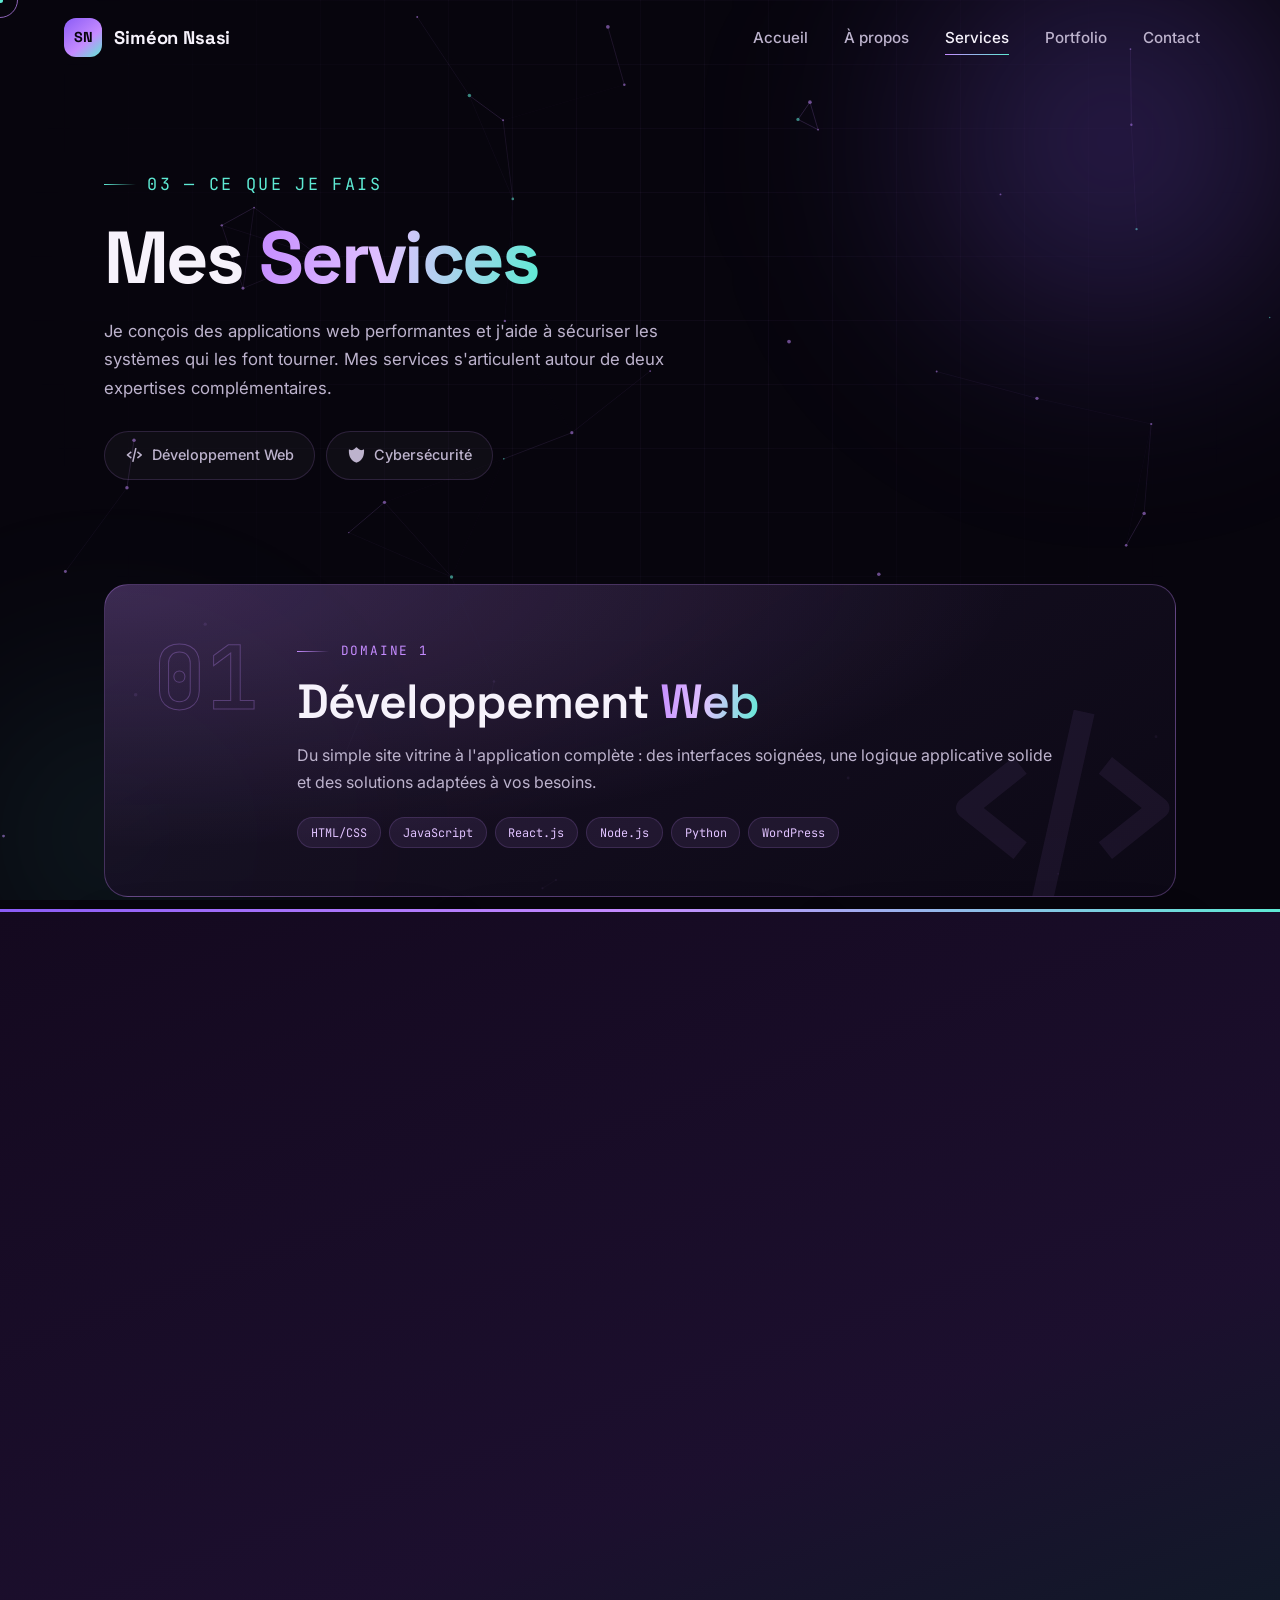
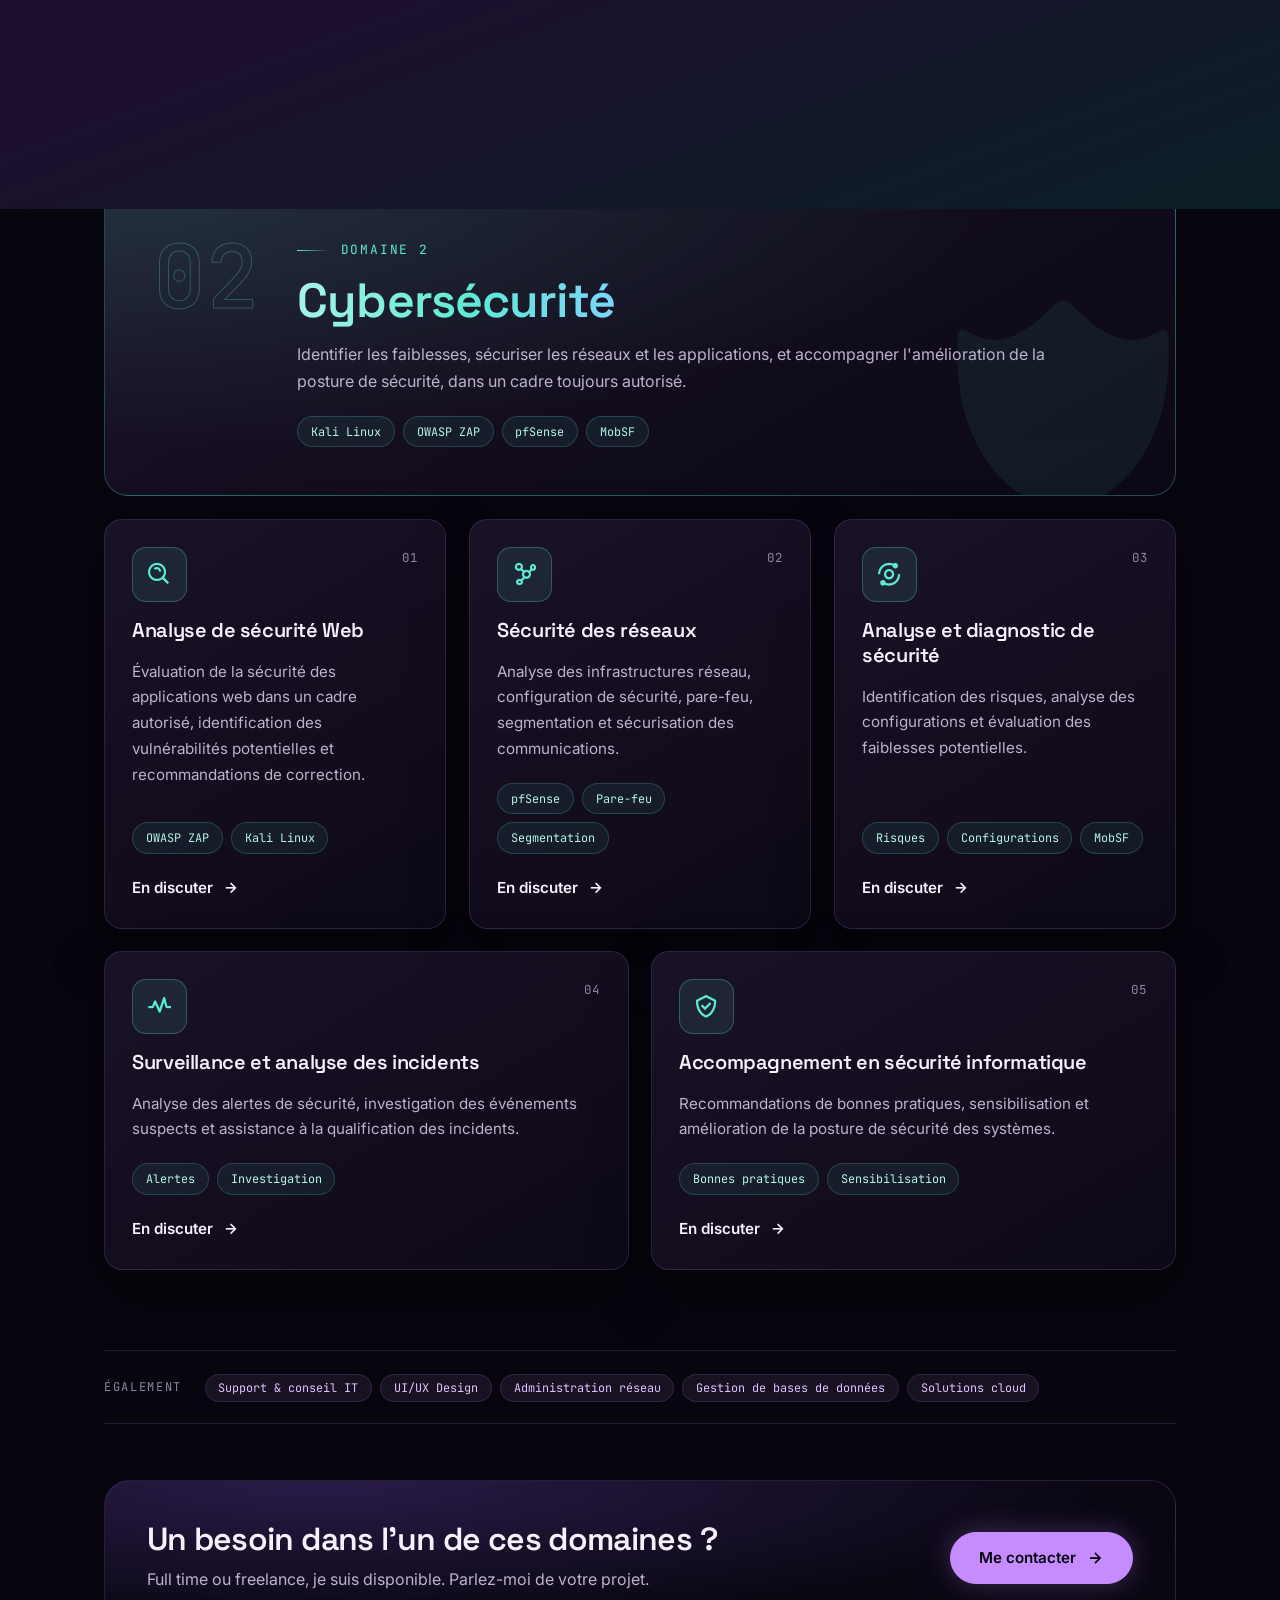
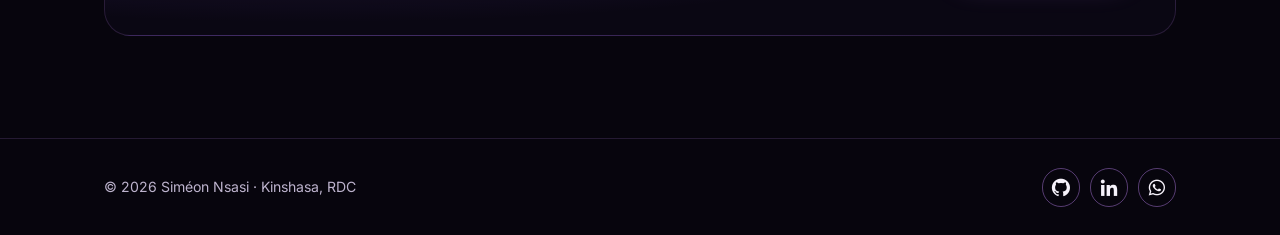
<file: services.html>
<!DOCTYPE html>
<html lang="fr">
<head>
    <meta charset="UTF-8">
    <meta name="viewport" content="width=device-width, initial-scale=1.0">
    <title>Services — Portfolio Nsasi Siméon</title>
    <meta name="description" content="Développement web, support IT, UI/UX, administration réseau, bases de données et solutions cloud : les services proposés par Siméon Nsasi.">
    <meta name="theme-color" content="#07050d">
    <link rel="preconnect" href="https://fonts.googleapis.com">
    <link rel="preconnect" href="https://fonts.gstatic.com" crossorigin>
    <link href="https://fonts.googleapis.com/css2?family=Inter:wght@400;500;600&family=JetBrains+Mono:wght@400;500&family=Space+Grotesk:wght@500;600;700&display=swap" rel="stylesheet">
    <link href="https://unpkg.com/boxicons@2.1.4/css/boxicons.min.css" rel="stylesheet">
    <link rel="stylesheet" href="style.css">
    <script>
        (function (h) {
            h.classList.add('js');
            try { if (sessionStorage.getItem('pt')) { h.classList.add('pt-enter'); sessionStorage.removeItem('pt'); } } catch (e) {}
        })(document.documentElement);
    </script>
</head>
<body class="page-services">
    <a class="skip-link" href="#main">Aller au contenu</a>
    <div class="curtain" aria-hidden="true"></div>
    <div class="scroll-progress" aria-hidden="true"></div>
    <div class="ambient" aria-hidden="true"></div>
    <div class="grid-bg" aria-hidden="true"></div>

    <header class="site-header">
        <a href="index.html" class="logo" aria-label="Siméon Nsasi — accueil">
            <span class="logo-mark">SN</span><span class="logo-text">Siméon Nsasi</span>
        </a>
        <button class="menu-toggle" id="menu-icon" type="button" aria-label="Ouvrir le menu" aria-expanded="false" aria-controls="site-nav"><i class="bx bx-menu"></i></button>
        <nav id="site-nav" class="site-nav" aria-label="Navigation principale">
            <a href="index.html"><span class="nav-n">01</span>Accueil</a>
            <a href="about.html"><span class="nav-n">02</span>À propos</a>
            <a href="services.html" class="active" aria-current="page"><span class="nav-n">03</span>Services</a>
            <a href="portfolio.html"><span class="nav-n">04</span>Portfolio</a>
            <a href="contact.html"><span class="nav-n">05</span>Contact</a>
        </nav>
    </header>

    <main id="main">
        <div class="container">
            <div class="page-head">
                <p class="eyebrow" data-reveal>03 — Ce que je fais</p>
                <h1 data-split>Mes <span class="grad">Services</span></h1>
                <p data-reveal style="--delay:150ms">Je conçois des applications web performantes et j'aide à sécuriser les systèmes qui les font tourner. Mes services s'articulent autour de deux expertises complémentaires.</p>
                <div class="filters" role="navigation" aria-label="Aller à un domaine" data-reveal style="--delay:250ms">
                    <a class="filter-btn" href="#web"><i class="bx bx-code-alt"></i>Développement Web</a>
                    <a class="filter-btn" href="#cyber"><i class="bx bxs-shield-alt-2"></i>Cybersécurité</a>
                </div>
            </div>

            <!-- ============ Domaine 1 : Développement Web ============ -->
            <section class="svc-domain" id="web" aria-labelledby="web-title">
                <div class="svc-banner" data-reveal>
                    <i class="bx bx-code-alt svc-ghost" aria-hidden="true"></i>
                    <span class="svc-num" aria-hidden="true">01</span>
                    <div class="svc-banner-body">
                        <p class="eyebrow">Domaine 1</p>
                        <h2 id="web-title">Développement <span class="grad">Web</span></h2>
                        <p>Du simple site vitrine à l'application complète : des interfaces soignées, une logique applicative solide et des solutions adaptées à vos besoins.</p>
                        <div class="tags"><span>HTML/CSS</span><span>JavaScript</span><span>React.js</span><span>Node.js</span><span>Python</span><span>WordPress</span></div>
                    </div>
                </div>

                <div class="svc-grid" data-stagger>
                    <article class="card svc-card" data-tilt="4">
                        <div class="svc-top"><span class="svc-icon"><i class="bx bx-layout"></i></span><span class="svc-idx">01</span></div>
                        <h3>Développement Web Frontend</h3>
                        <p>Création d'interfaces modernes, responsive, intuitives et esthétiques.</p>
                        <div class="tags"><span>HTML/CSS</span><span>JavaScript</span><span>React.js</span></div>
                        <a class="link-arrow" href="contact.html">En discuter <i class="bx bx-right-arrow-alt"></i></a>
                    </article>
                    <article class="card svc-card" data-tilt="4">
                        <div class="svc-top"><span class="svc-icon"><i class="bx bx-server"></i></span><span class="svc-idx">02</span></div>
                        <h3>Développement Web Backend</h3>
                        <p>Développement de la logique applicative, gestion des données, APIs et fonctionnalités côté serveur.</p>
                        <div class="tags"><span>Node.js</span><span>Python</span><span>Bases de données</span></div>
                        <a class="link-arrow" href="contact.html">En discuter <i class="bx bx-right-arrow-alt"></i></a>
                    </article>
                    <article class="card svc-card" data-tilt="4">
                        <div class="svc-top"><span class="svc-icon"><i class="bx bx-layer"></i></span><span class="svc-idx">03</span></div>
                        <h3>Développement Full Stack</h3>
                        <p>Conception et réalisation d'applications web complètes, du frontend au backend.</p>
                        <div class="tags"><span>React.js</span><span>Node.js</span></div>
                        <a class="link-arrow" href="contact.html">En discuter <i class="bx bx-right-arrow-alt"></i></a>
                    </article>
                    <article class="card svc-card" data-tilt="4">
                        <div class="svc-top"><span class="svc-icon"><i class="bx bx-globe"></i></span><span class="svc-idx">04</span></div>
                        <h3>Création de sites Web</h3>
                        <p>Conception de sites vitrines, portfolios, plateformes et solutions web adaptées aux besoins des clients.</p>
                        <div class="tags"><span>Sites vitrines</span><span>WordPress</span></div>
                        <a class="link-arrow" href="contact.html">En discuter <i class="bx bx-right-arrow-alt"></i></a>
                    </article>
                    <article class="card svc-card" data-tilt="4">
                        <div class="svc-top"><span class="svc-icon"><i class="bx bx-wrench"></i></span><span class="svc-idx">05</span></div>
                        <h3>Maintenance et amélioration</h3>
                        <p>Correction de bugs, optimisation des performances, amélioration de l'expérience utilisateur et évolution des applications existantes.</p>
                        <div class="tags"><span>Correction de bugs</span><span>Performances</span><span>UX</span></div>
                        <a class="link-arrow" href="contact.html">En discuter <i class="bx bx-right-arrow-alt"></i></a>
                    </article>
                </div>
            </section>

            <!-- ============ Domaine 2 : Cybersécurité ============ -->
            <section class="svc-domain svc-domain--sec" id="cyber" aria-labelledby="cyber-title">
                <div class="svc-banner" data-reveal>
                    <i class="bx bxs-shield-alt-2 svc-ghost" aria-hidden="true"></i>
                    <span class="svc-num" aria-hidden="true">02</span>
                    <div class="svc-banner-body">
                        <p class="eyebrow">Domaine 2</p>
                        <h2 id="cyber-title"><span class="grad">Cybersécurité</span></h2>
                        <p>Identifier les faiblesses, sécuriser les réseaux et les applications, et accompagner l'amélioration de la posture de sécurité, dans un cadre toujours autorisé.</p>
                        <div class="tags"><span>Kali Linux</span><span>OWASP ZAP</span><span>pfSense</span><span>MobSF</span></div>
                    </div>
                </div>

                <div class="svc-grid" data-stagger>
                    <article class="card svc-card" data-tilt="4">
                        <div class="svc-top"><span class="svc-icon"><i class="bx bx-search-alt"></i></span><span class="svc-idx">01</span></div>
                        <h3>Analyse de sécurité Web</h3>
                        <p>Évaluation de la sécurité des applications web dans un cadre autorisé, identification des vulnérabilités potentielles et recommandations de correction.</p>
                        <div class="tags"><span>OWASP ZAP</span><span>Kali Linux</span></div>
                        <a class="link-arrow" href="contact.html">En discuter <i class="bx bx-right-arrow-alt"></i></a>
                    </article>
                    <article class="card svc-card" data-tilt="4">
                        <div class="svc-top"><span class="svc-icon"><i class="bx bx-network-chart"></i></span><span class="svc-idx">02</span></div>
                        <h3>Sécurité des réseaux</h3>
                        <p>Analyse des infrastructures réseau, configuration de sécurité, pare-feu, segmentation et sécurisation des communications.</p>
                        <div class="tags"><span>pfSense</span><span>Pare-feu</span><span>Segmentation</span></div>
                        <a class="link-arrow" href="contact.html">En discuter <i class="bx bx-right-arrow-alt"></i></a>
                    </article>
                    <article class="card svc-card" data-tilt="4">
                        <div class="svc-top"><span class="svc-icon"><i class="bx bx-analyse"></i></span><span class="svc-idx">03</span></div>
                        <h3>Analyse et diagnostic de sécurité</h3>
                        <p>Identification des risques, analyse des configurations et évaluation des faiblesses potentielles.</p>
                        <div class="tags"><span>Risques</span><span>Configurations</span><span>MobSF</span></div>
                        <a class="link-arrow" href="contact.html">En discuter <i class="bx bx-right-arrow-alt"></i></a>
                    </article>
                    <article class="card svc-card" data-tilt="4">
                        <div class="svc-top"><span class="svc-icon"><i class="bx bx-pulse"></i></span><span class="svc-idx">04</span></div>
                        <h3>Surveillance et analyse des incidents</h3>
                        <p>Analyse des alertes de sécurité, investigation des événements suspects et assistance à la qualification des incidents.</p>
                        <div class="tags"><span>Alertes</span><span>Investigation</span></div>
                        <a class="link-arrow" href="contact.html">En discuter <i class="bx bx-right-arrow-alt"></i></a>
                    </article>
                    <article class="card svc-card" data-tilt="4">
                        <div class="svc-top"><span class="svc-icon"><i class="bx bx-check-shield"></i></span><span class="svc-idx">05</span></div>
                        <h3>Accompagnement en sécurité informatique</h3>
                        <p>Recommandations de bonnes pratiques, sensibilisation et amélioration de la posture de sécurité des systèmes.</p>
                        <div class="tags"><span>Bonnes pratiques</span><span>Sensibilisation</span></div>
                        <a class="link-arrow" href="contact.html">En discuter <i class="bx bx-right-arrow-alt"></i></a>
                    </article>
                </div>
            </section>

            <!-- Autres compétences IT (reprises de l'ancienne page) -->
            <div class="svc-more" data-reveal>
                <p class="svc-more-label">Également</p>
                <ul class="tags">
                    <li><span>Support &amp; conseil IT</span></li>
                    <li><span>UI/UX Design</span></li>
                    <li><span>Administration réseau</span></li>
                    <li><span>Gestion de bases de données</span></li>
                    <li><span>Solutions cloud</span></li>
                </ul>
            </div>

            <div class="svc-cta" data-reveal>
                <div>
                    <h2>Un besoin dans l'un de ces domaines&nbsp;?</h2>
                    <p>Full time ou freelance, je suis disponible. Parlez-moi de votre projet.</p>
                </div>
                <a href="contact.html" class="btn" data-magnetic>Me contacter <i class="bx bx-right-arrow-alt"></i></a>
            </div>
        </div>
    </main>

    <footer class="site-footer">
        <div class="container">
            <p>© <span data-year>2026</span> Siméon Nsasi · Kinshasa, RDC</p>
            <div class="socials">
                <a href="https://github.com/Hacker-sim" class="btn btn--icon" target="_blank" rel="noopener noreferrer" aria-label="GitHub"><i class="bx bxl-github"></i></a>
                <a href="https://www.linkedin.com/in/sim%C3%A9on-nsasi-526733238" class="btn btn--icon" target="_blank" rel="noopener noreferrer" aria-label="LinkedIn"><i class="bx bxl-linkedin"></i></a>
                <a href="https://wa.me/+243817461115" class="btn btn--icon" target="_blank" rel="noopener noreferrer" aria-label="WhatsApp"><i class="bx bxl-whatsapp"></i></a>
            </div>
        </div>
    </footer>

    <script src="script.js"></script>
</body>
</html>
</file>
<file: style.css>
/* ==========================================================================
   Portfolio — Siméon Nsasi
   Direction artistique : « Console nocturne » — noir violacé, accent violet
   (identité conservée) + cyan « terminal » pour la cybersécurité.
   Sommaire
   01 Tokens & reset      07 Hero / accueil        13 Contact
   02 Base & utilitaires  08 Sections accueil      14 Footer
   03 Header & navigation 09 En-tête de page       15 Responsive
   04 Éléments globaux    10 À propos              16 Mouvement réduit
   05 Intro & transitions 11 Services
   06 Révélations         12 Portfolio
   ========================================================================== */

/* 01 — Tokens & reset ---------------------------------------------------- */
:root {
    --bg: #07050d;
    --bg-2: #0d0916;
    --surface: rgba(255, 255, 255, .035);
    --surface-2: rgba(255, 255, 255, .06);
    --line: rgba(197, 139, 255, .16);
    --line-strong: rgba(197, 139, 255, .42);

    --violet: #c58bff;
    --violet-2: #8b5cf6;
    --violet-3: #e0c2ff;
    --cyan: #5eead4;

    --text: #f6f2fb;        /* titres */
    --muted: #bdb3cd;       /* descriptions */
    --dim: #8f85a3;         /* détails */

    --font-display: "Space Grotesk", "Inter", system-ui, sans-serif;
    --font-body: "Inter", system-ui, -apple-system, "Segoe UI", sans-serif;
    --font-mono: "JetBrains Mono", ui-monospace, "SFMono-Regular", Menlo, monospace;

    --ease: cubic-bezier(.22, 1, .36, 1);
    --ease-io: cubic-bezier(.76, 0, .24, 1);

    --header-h: 76px;
    --gutter: clamp(1.25rem, 5vw, 4rem);
    --maxw: 1200px;
    --radius: 18px;
    --d0: 0s; /* délai de départ des animations du hero (augmenté si intro) */
}

*, *::before, *::after { box-sizing: border-box; margin: 0; padding: 0; }

html {
    -webkit-text-size-adjust: 100%;
    scroll-behavior: smooth;
    scroll-padding-top: calc(var(--header-h) + 1rem);
}

body {
    min-height: 100vh;
    background: var(--bg);
    color: var(--muted);
    font-family: var(--font-body);
    font-size: 1rem;
    line-height: 1.7;
    overflow-x: hidden;
    -webkit-font-smoothing: antialiased;
}

img { display: block; max-width: 100%; }
a { color: inherit; text-decoration: none; }
ul { list-style: none; }
button, input, textarea { font: inherit; color: inherit; }
button { background: none; border: 0; cursor: pointer; }
i.bx { line-height: 1; }

::selection { background: var(--violet-2); color: #fff; }

:focus-visible {
    outline: 2px solid var(--violet-3);
    outline-offset: 3px;
    border-radius: 6px;
}

.skip-link {
    position: fixed; top: .75rem; left: .75rem; z-index: 2000;
    padding: .6rem 1rem; border-radius: 10px;
    background: var(--violet); color: var(--bg); font-weight: 600;
    transform: translateY(-200%);
    transition: transform .25s var(--ease);
}
.skip-link:focus { transform: none; }

/* 02 — Base & utilitaires ------------------------------------------------ */
h1, h2, h3 {
    font-family: var(--font-display);
    color: var(--text);
    line-height: 1.12;
    letter-spacing: -.02em;
    font-weight: 600;
}

.container { width: min(100%, var(--maxw)); margin-inline: auto; padding-inline: var(--gutter); }

main { position: relative; z-index: 2; }

.eyebrow {
    display: inline-flex; align-items: center; gap: .7rem;
    font-family: var(--font-mono);
    font-size: .8rem; letter-spacing: .14em; text-transform: uppercase;
    color: var(--cyan);
}
.eyebrow::before {
    content: ""; width: 2rem; height: 1px;
    background: linear-gradient(90deg, var(--cyan), transparent);
}

.grad {
    background: linear-gradient(100deg, var(--violet) 0%, var(--violet-3) 45%, var(--cyan) 100%);
    -webkit-background-clip: text; background-clip: text;
    -webkit-text-fill-color: transparent; color: transparent;
}

.mono { font-family: var(--font-mono); }
.sr-only { position: absolute; width: 1px; height: 1px; margin: -1px; padding: 0; overflow: hidden; clip: rect(0 0 0 0); white-space: nowrap; border: 0; }

/* Boutons */
.btn {
    --tx: 0px; --ty: 0px;
    position: relative; isolation: isolate;
    display: inline-flex; align-items: center; justify-content: center; gap: .6rem;
    padding: .95rem 1.7rem;
    border-radius: 999px;
    font-weight: 600; font-size: .95rem; line-height: 1;
    border: 1px solid var(--violet);
    background: var(--violet); color: var(--bg);
    overflow: hidden;
    transform: translate(var(--tx), var(--ty));
    transition: transform .35s var(--ease), color .35s var(--ease), box-shadow .35s var(--ease);
    box-shadow: 0 0 28px rgba(197, 139, 255, .28);
    cursor: pointer;
}
.btn::before {
    content: ""; position: absolute; inset: 0; z-index: -1;
    background: var(--bg-2);
    transform: translateY(101%);
    transition: transform .45s var(--ease);
}
.btn:hover { color: var(--violet-3); box-shadow: none; }
.btn:hover::before { transform: none; }
.btn i { font-size: 1.25rem; transition: transform .35s var(--ease); }
.btn:hover i { transform: translateX(3px); }

.btn--ghost { background: transparent; color: var(--text); border-color: var(--line-strong); box-shadow: none; }
.btn--ghost::before { background: var(--violet); }
.btn--ghost:hover { color: var(--bg); }

.btn--icon {
    width: 3rem; height: 3rem; padding: 0; font-size: 1.3rem;
    background: transparent; color: var(--text); border-color: var(--line-strong); box-shadow: none;
}
.btn--icon::before { background: var(--violet); }
.btn--icon:hover { color: var(--bg); }
.btn--icon i { font-size: 1.35rem; }
.btn--icon:hover i { transform: none; }

/* 03 — Header & navigation ----------------------------------------------- */
.site-header {
    position: fixed; inset: 0 0 auto 0; z-index: 100;
    height: var(--header-h);
    display: flex; align-items: center; justify-content: space-between;
    padding-inline: var(--gutter);
    transition: background .4s var(--ease), border-color .4s var(--ease), height .4s var(--ease);
    border-bottom: 1px solid transparent;
}
.site-header.is-scrolled {
    --header-h: 64px;
    background: rgba(7, 5, 13, .72);
    -webkit-backdrop-filter: blur(16px) saturate(1.4);
    backdrop-filter: blur(16px) saturate(1.4);
    border-bottom-color: var(--line);
}

.logo { display: inline-flex; align-items: center; gap: .75rem; color: var(--text); font-family: var(--font-display); font-weight: 700; font-size: 1.15rem; letter-spacing: -.01em; }
.logo-mark {
    display: grid; place-items: center;
    width: 2.4rem; height: 2.4rem; border-radius: 12px;
    background: linear-gradient(140deg, var(--violet-2), var(--violet) 60%, var(--cyan));
    color: var(--bg); font-size: .9rem; font-weight: 700;
    transition: transform .5s var(--ease);
}
.logo:hover .logo-mark { transform: rotate(-8deg) scale(1.06); }

.site-nav { display: flex; align-items: center; gap: .25rem; }
.site-nav a {
    position: relative; padding: .55rem 1rem;
    font-size: .95rem; font-weight: 500; color: var(--muted);
    border-radius: 999px;
    transition: color .3s var(--ease);
}
.site-nav a::after {
    content: ""; position: absolute; left: 1rem; right: 1rem; bottom: .25rem; height: 1px;
    background: linear-gradient(90deg, var(--violet), var(--cyan));
    transform: scaleX(0); transform-origin: right;
    transition: transform .45s var(--ease);
}
.site-nav a:hover, .site-nav a.active { color: var(--text); }
.site-nav a:hover::after, .site-nav a.active::after { transform: scaleX(1); transform-origin: left; }
.site-nav .nav-n { display: none; }

.menu-toggle { display: none; width: 2.9rem; height: 2.9rem; place-items: center; border-radius: 12px; border: 1px solid var(--line); color: var(--text); font-size: 1.7rem; position: relative; z-index: 120; }

/* 04 — Éléments globaux -------------------------------------------------- */
.scroll-progress {
    position: fixed; top: 0; left: 0; right: 0; height: 2px; z-index: 300;
    background: linear-gradient(90deg, var(--violet-2), var(--violet), var(--cyan));
    transform: scaleX(var(--p, 0)); transform-origin: left;
    pointer-events: none;
}

#bg-canvas { position: fixed; inset: 0; width: 100%; height: 100%; z-index: 0; pointer-events: none; opacity: .75; }

.ambient { position: fixed; inset: 0; z-index: 0; pointer-events: none; overflow: hidden; }
.ambient::before, .ambient::after {
    content: ""; position: absolute; border-radius: 50%; filter: blur(90px); will-change: transform;
}
.ambient::before {
    width: 46vw; height: 46vw; min-width: 320px; min-height: 320px; top: -12vw; right: -10vw;
    background: radial-gradient(circle, rgba(139, 92, 246, .34), transparent 68%);
    animation: drift-a 22s ease-in-out infinite alternate;
}
.ambient::after {
    width: 38vw; height: 38vw; min-width: 280px; min-height: 280px; bottom: -14vw; left: -10vw;
    background: radial-gradient(circle, rgba(94, 234, 212, .12), transparent 68%);
    animation: drift-b 26s ease-in-out infinite alternate;
}
.grid-bg {
    position: fixed; inset: 0; z-index: 0; pointer-events: none;
    background-image:
        linear-gradient(rgba(197, 139, 255, .045) 1px, transparent 1px),
        linear-gradient(90deg, rgba(197, 139, 255, .045) 1px, transparent 1px);
    background-size: 64px 64px;
    -webkit-mask-image: radial-gradient(ellipse at 50% 30%, #000 10%, transparent 70%);
    mask-image: radial-gradient(ellipse at 50% 30%, #000 10%, transparent 70%);
}
@keyframes drift-a { to { transform: translate(-6vw, 8vw) scale(1.1); } }
@keyframes drift-b { to { transform: translate(8vw, -6vw) scale(1.15); } }

/* Curseur */
.cursor {
    position: fixed; top: 0; left: 0; z-index: 900; pointer-events: none;
    width: 36px; height: 36px; margin: -18px 0 0 -18px;
    border: 1px solid rgba(197, 139, 255, .7); border-radius: 50%;
    opacity: 0; will-change: transform;
    transition: width .3s var(--ease), height .3s var(--ease), margin .3s var(--ease), background .3s, border-color .3s, opacity .3s;
}
.cursor::after {
    content: ""; position: absolute; top: 50%; left: 50%; width: 5px; height: 5px; margin: -2.5px;
    border-radius: 50%; background: var(--cyan); transition: opacity .3s;
}
.cursor.is-visible { opacity: 1; }
.cursor.is-hover { width: 64px; height: 64px; margin: -32px 0 0 -32px; background: rgba(197, 139, 255, .14); border-color: var(--violet-3); }
.cursor.is-hover::after { opacity: 0; }
.cursor.is-down { width: 26px; height: 26px; margin: -13px 0 0 -13px; }

/* 05 — Intro & transitions de page --------------------------------------- */
.intro { display: none; }
.show-intro { --d0: 1.7s; }
.show-intro .intro {
    position: fixed; inset: 0; z-index: 1000;
    display: grid; place-items: center;
    background: var(--bg);
    transition: transform 1s var(--ease-io);
    /* filet de sécurité si le JS ne tourne pas */
    animation: intro-failsafe .01s 3.4s forwards;
}
.show-intro.intro-done .intro { transform: translateY(-100%); }
.intro-inner { width: min(86vw, 520px); }
.intro-name {
    display: flex; flex-wrap: wrap; gap: 0 .35em;
    font-family: var(--font-display); font-weight: 700; color: var(--text);
    font-size: clamp(2.4rem, 8vw, 4.2rem); letter-spacing: -.03em; line-height: 1.05;
}
.intro-name .word { display: inline-flex; }
.intro-name .ch { display: inline-block; overflow: hidden; }
.intro-name .ch > span { display: inline-block; transform: translateY(110%); animation: ch-up .8s var(--ease) forwards; animation-delay: calc(var(--i) * 45ms + .1s); }
.intro-meta { margin-top: 1.6rem; display: flex; align-items: center; justify-content: space-between; font-family: var(--font-mono); font-size: .78rem; letter-spacing: .12em; text-transform: uppercase; color: var(--dim); }
.intro-count { color: var(--cyan); font-variant-numeric: tabular-nums; }
.intro-bar { margin-top: .8rem; height: 2px; background: var(--line); overflow: hidden; border-radius: 2px; }
.intro-bar i { display: block; height: 100%; background: linear-gradient(90deg, var(--violet-2), var(--cyan)); transform: scaleX(var(--p, 0)); transform-origin: left; }
@keyframes ch-up { to { transform: none; } }
@keyframes intro-failsafe { to { visibility: hidden; opacity: 0; } }

.curtain {
    position: fixed; inset: 0; z-index: 950; pointer-events: none;
    background: linear-gradient(160deg, #14091f, #1c0f2e 60%, #0b1f26);
    transform: translateY(101%);
    transition: transform .55s var(--ease-io);
}
.curtain::after {
    content: ""; position: absolute; left: 0; right: 0; top: 0; height: 3px;
    background: linear-gradient(90deg, var(--violet-2), var(--violet), var(--cyan));
}
.curtain.is-in { transform: none; pointer-events: all; }
/* arrivée depuis une autre page : le rideau est déjà là, il se lève tout seul */
.pt-enter .curtain { transform: none; animation: curtain-out .7s .08s var(--ease-io) forwards; }
@keyframes curtain-out { from { transform: none; } to { transform: translateY(-101%); } }

/* 06 — Révélations ------------------------------------------------------- */
.js [data-reveal] {
    opacity: 0; translate: 0 30px;
    transition: opacity .9s var(--ease) calc(var(--i, 0) * 80ms + var(--delay, 0ms)),
                translate .9s var(--ease) calc(var(--i, 0) * 80ms + var(--delay, 0ms));
    animation: reveal-failsafe .01s 4s forwards;
}
.js [data-reveal="left"] { translate: -30px 0; }
.js [data-reveal="right"] { translate: 30px 0; }
.js [data-reveal="fade"] { translate: 0 0; }
.js [data-reveal].is-in { opacity: 1; translate: 0 0; }
@keyframes reveal-failsafe { to { opacity: 1; translate: 0 0; } }

.w { display: inline-block; overflow: hidden; vertical-align: top; padding-bottom: .14em; margin-bottom: -.14em; }
.wi { display: inline-block; }
.js [data-split] .wi {
    transform: translateY(115%) rotate(4deg); transform-origin: left bottom;
    transition: transform 1s var(--ease) calc(var(--wi, 0) * 55ms + var(--delay, 0ms));
}
.js [data-split].is-in .wi { transform: none; }
.js [data-split]:not(.is-in) { animation: split-failsafe .01s 4s forwards; }
@keyframes split-failsafe { to { visibility: visible; } }
/* le filet ci-dessus ne suffit pas pour .wi : on les force aussi */
.js [data-split]:not(.is-in) .wi { animation: wi-failsafe .01s 4s forwards; }
@keyframes wi-failsafe { to { transform: none; } }

/* 07 — Hero / accueil ---------------------------------------------------- */
.hero {
    min-height: 100svh;
    display: grid; grid-template-columns: minmax(0, 1.15fr) minmax(0, .85fr); align-items: center;
    gap: clamp(2rem, 5vw, 5rem);
    padding: calc(var(--header-h) + 3rem) var(--gutter) 4rem;
    width: min(100%, calc(var(--maxw) + var(--gutter) * 2)); margin-inline: auto;
}
.hero .eyebrow { margin-bottom: 1.6rem; }
.hero h1 {
    font-size: clamp(2.5rem, 5.6vw, 5rem);
    line-height: 1.06; letter-spacing: -.035em; font-weight: 700;
}
.hero-role {
    margin-top: 1.7rem; min-height: 1.8em;
    font-family: var(--font-mono); font-size: clamp(.9rem, 1.4vw, 1.05rem); color: var(--violet-3);
    display: flex; align-items: center; gap: .6rem;
}
.hero-role .prompt { color: var(--cyan); }
.caret { display: inline-block; width: .55ch; height: 1.1em; background: var(--cyan); margin-left: 2px; vertical-align: text-bottom; animation: blink 1s steps(1) infinite; }
@keyframes blink { 50% { opacity: 0; } }
.hero-text { margin-top: 1.4rem; max-width: 56ch; font-size: clamp(1rem, 1.3vw, 1.1rem); color: var(--muted); }
.hero-actions { margin-top: 2.4rem; display: flex; flex-wrap: wrap; align-items: center; gap: 1rem 1.5rem; }
.socials { display: flex; gap: .6rem; }

.hero-copy > * { opacity: 0; translate: 0 26px; animation: hero-in 1s var(--ease) forwards; animation-delay: calc(var(--d0) + var(--k, 0) * 110ms); }
@keyframes hero-in { to { opacity: 1; translate: 0 0; } }
/* le titre est animé mot par mot (data-split), pas en bloc */
.hero-copy > [data-split] { opacity: 1; translate: none; animation: none; }

/* visuel */
.hero-visual { position: relative; display: grid; place-items: center; perspective: 1000px; opacity: 0; animation: hero-in 1.2s var(--ease) forwards; animation-delay: calc(var(--d0) + .25s); }
.avatar-wrap { --arch: 48% 48% 18px 18px / 36% 36% 18px 18px; position: relative; width: min(100%, 420px); aspect-ratio: 4 / 5; animation: float 7s ease-in-out infinite; }
.avatar-ring { position: absolute; inset: -3px; border-radius: var(--arch); overflow: hidden; }
.avatar-ring::before {
    content: ""; position: absolute; inset: -60%;
    background: conic-gradient(from 0deg, transparent 0 50%, var(--violet-2) 68%, var(--violet) 80%, var(--cyan) 92%, transparent);
    animation: spin 8s linear infinite;
}
.avatar {
    position: absolute; inset: 0; border-radius: var(--arch); overflow: hidden;
    background: linear-gradient(160deg, #1a1230, #0d0916);
    box-shadow: 0 30px 80px rgba(139, 92, 246, .28);
    transform-style: preserve-3d;
    transform: perspective(1000px) rotateX(var(--rx, 0deg)) rotateY(var(--ry, 0deg));
    transition: transform .35s var(--ease);
}
.avatar-mono { position: absolute; inset: 0; display: grid; place-items: center; font-family: var(--font-display); font-weight: 700; font-size: 6rem; letter-spacing: -.04em; color: rgba(197, 139, 255, .22); }
.avatar img { position: absolute; inset: 0; width: 100%; height: 100%; object-fit: cover; object-position: 50% 24%; filter: saturate(.85) contrast(1.06); }
.avatar::after { content: ""; position: absolute; inset: 0; background: linear-gradient(180deg, transparent 55%, rgba(7, 5, 13, .55)); pointer-events: none; }

.chip {
    position: absolute; z-index: 3;
    display: inline-flex; align-items: center; gap: .55rem;
    padding: .6rem 1rem; border-radius: 999px;
    background: rgba(18, 12, 30, .78); border: 1px solid var(--line-strong);
    -webkit-backdrop-filter: blur(12px); backdrop-filter: blur(12px);
    font-size: .82rem; font-weight: 500; color: var(--text); white-space: nowrap;
    box-shadow: 0 12px 30px rgba(0, 0, 0, .35);
    animation: float 6s ease-in-out infinite;
}
.chip i { font-size: 1.15rem; color: var(--violet); }
.chip--a { top: 10%; left: -9%; animation-delay: -1s; }
.chip--b { top: 38%; right: -10%; animation-delay: -3s; }
.chip--b i { color: var(--cyan); }
.chip--c { bottom: 7%; left: -4%; animation-delay: -2s; }
.pulse { width: .55rem; height: .55rem; border-radius: 50%; background: #4ade80; box-shadow: 0 0 0 0 rgba(74, 222, 128, .6); animation: pulse 2s infinite; }
@keyframes pulse { 70% { box-shadow: 0 0 0 .6rem rgba(74, 222, 128, 0); } 100% { box-shadow: 0 0 0 0 rgba(74, 222, 128, 0); } }
@keyframes float { 50% { translate: 0 -12px; } }
@keyframes spin { to { transform: rotate(360deg); } }

.scroll-hint { position: absolute; left: 50%; bottom: 1.6rem; translate: -50% 0; display: flex; flex-direction: column; align-items: center; gap: .5rem; font-family: var(--font-mono); font-size: .68rem; letter-spacing: .2em; text-transform: uppercase; color: var(--dim); opacity: 0; animation: hero-in 1s var(--ease) forwards; animation-delay: calc(var(--d0) + 1s); }
.scroll-hint i { width: 1px; height: 38px; background: linear-gradient(var(--violet), transparent); transform-origin: top; animation: hint 2s var(--ease) infinite; }
@keyframes hint { 0% { transform: scaleY(0); } 50% { transform: scaleY(1); } 100% { transform: scaleY(1); opacity: 0; } }

/* 08 — Sections de l'accueil -------------------------------------------- */
.marquee { position: relative; z-index: 2; border-block: 1px solid var(--line); background: rgba(13, 9, 22, .6); overflow: hidden; padding: 1.15rem 0; -webkit-mask-image: linear-gradient(90deg, transparent, #000 8%, #000 92%, transparent); mask-image: linear-gradient(90deg, transparent, #000 8%, #000 92%, transparent); }
.marquee-track { display: flex; width: max-content; animation: marquee 38s linear infinite; }
.marquee:hover .marquee-track { animation-play-state: paused; }
.marquee-group { display: flex; flex-shrink: 0; }
.marquee-group span { display: inline-flex; align-items: center; gap: 1.1rem; padding-inline: 1.1rem; font-family: var(--font-mono); font-size: .9rem; color: var(--muted); white-space: nowrap; }
.marquee-group span::after { content: "✦"; color: var(--violet); font-size: .7rem; }
@keyframes marquee { to { transform: translateX(-50%); } }

.section { position: relative; z-index: 2; padding: clamp(4.5rem, 9vw, 8rem) 0; }
.section-head { max-width: 46rem; margin-bottom: clamp(2rem, 5vw, 3.5rem); }
.section-head h2 { margin-top: 1rem; font-size: clamp(2rem, 4.2vw, 3.4rem); }
.section-head p { margin-top: 1rem; }

.domains { display: grid; grid-template-columns: repeat(2, minmax(0, 1fr)); gap: 1.5rem; }

/* carte avec halo qui suit le curseur */
.card {
    --mx: 50%; --my: 50%;
    position: relative; overflow: hidden; isolation: isolate;
    border: 1px solid var(--line); border-radius: var(--radius);
    background: linear-gradient(150deg, rgba(31, 22, 46, .78), rgba(15, 10, 24, .88));
    box-shadow: 0 24px 60px rgba(0, 0, 0, .25);
    transform: perspective(1000px) rotateX(var(--rx, 0deg)) rotateY(var(--ry, 0deg)) translateY(var(--lift, 0px));
    transition: transform .35s var(--ease), border-color .4s var(--ease), box-shadow .4s var(--ease),
                opacity .9s var(--ease) calc(var(--i, 0) * 80ms), translate .9s var(--ease) calc(var(--i, 0) * 80ms);
}
.card::before {
    content: ""; position: absolute; inset: 0; z-index: -1; opacity: 0;
    background: radial-gradient(420px circle at var(--mx) var(--my), rgba(197, 139, 255, .2), transparent 62%);
    transition: opacity .4s var(--ease);
}
/* les cartes révélées gardent leurs transitions de survol */
.js .card[data-reveal] {
    transition: transform .35s var(--ease), border-color .4s var(--ease), box-shadow .4s var(--ease),
                opacity .9s var(--ease) calc(var(--i, 0) * 80ms), translate .9s var(--ease) calc(var(--i, 0) * 80ms);
}
.card:hover { --lift: -6px; border-color: var(--line-strong); box-shadow: 0 30px 70px rgba(82, 43, 117, .35); }
.card:hover::before { opacity: 1; }

.domain { padding: clamp(1.6rem, 3vw, 2.5rem); display: flex; flex-direction: column; gap: 1rem; min-height: 22rem; }
.domain-icon { display: grid; place-items: center; width: 3.6rem; height: 3.6rem; border-radius: 14px; background: rgba(197, 139, 255, .12); border: 1px solid var(--line); color: var(--violet); font-size: 1.9rem; }
.domain--sec .domain-icon { background: rgba(94, 234, 212, .1); color: var(--cyan); border-color: rgba(94, 234, 212, .25); }
.domain h3 { font-size: clamp(1.4rem, 2.4vw, 1.9rem); }
.tags { display: flex; flex-wrap: wrap; gap: .5rem; margin-top: auto; }
.tags span { padding: .3rem .8rem; border-radius: 999px; font-family: var(--font-mono); font-size: .74rem; color: var(--violet-3); background: rgba(197, 139, 255, .09); border: 1px solid var(--line); }
.domain--sec .tags span { color: #b6f5ec; background: rgba(94, 234, 212, .07); border-color: rgba(94, 234, 212, .2); }
.link-arrow { display: inline-flex; align-items: center; gap: .5rem; font-weight: 600; color: var(--text); font-size: .95rem; }
.link-arrow i { transition: transform .35s var(--ease); font-size: 1.2rem; }
.link-arrow:hover i { transform: translateX(5px); }

.cta { text-align: center; }
.cta-box { position: relative; overflow: hidden; padding: clamp(2.5rem, 6vw, 5rem) var(--gutter); border-radius: calc(var(--radius) + 8px); border: 1px solid var(--line); background: radial-gradient(ellipse at 50% 0%, rgba(139, 92, 246, .28), transparent 65%), rgba(13, 9, 22, .75); }
.cta-box h2 { font-size: clamp(1.9rem, 4.4vw, 3.4rem); max-width: 18ch; margin-inline: auto; }
.cta-box p { margin: 1.2rem auto 2rem; max-width: 46ch; }

/* 09 — En-tête de page --------------------------------------------------- */
.page-head { padding: calc(var(--header-h) + clamp(2.5rem, 6vw, 5rem)) 0 clamp(2rem, 4vw, 3rem); }
.page-head h1 { margin-top: 1.1rem; font-size: clamp(2.4rem, 6vw, 4.6rem); letter-spacing: -.035em; font-weight: 700; }
.page-head p { margin-top: 1.1rem; max-width: 52ch; font-size: 1.05rem; }

/* 10 — À propos ---------------------------------------------------------- */
.about-layout { display: grid; grid-template-columns: minmax(0, 340px) minmax(0, 1fr); gap: clamp(1.5rem, 4vw, 3.5rem); align-items: start; padding-bottom: clamp(4rem, 8vw, 7rem); }
.about-side { position: sticky; top: calc(var(--header-h) + 1.5rem); padding: 1.6rem; border: 1px solid var(--line); border-radius: var(--radius); background: rgba(18, 12, 30, .6); -webkit-backdrop-filter: blur(10px); backdrop-filter: blur(10px); }
.about-side h2 { font-size: 1.5rem; }
.about-side > p { margin: .7rem 0 1.4rem; font-size: .95rem; }
.tablist { display: flex; flex-direction: column; gap: .5rem; position: relative; }
.tab {
    display: flex; align-items: center; gap: .9rem; width: 100%;
    padding: .9rem 1rem; border-radius: 12px; text-align: left;
    border: 1px solid transparent; color: var(--muted); font-weight: 500;
    transition: color .3s, background .3s, border-color .3s, transform .35s var(--ease);
}
.tab .tab-n { font-family: var(--font-mono); font-size: .72rem; color: var(--dim); transition: color .3s; }
.tab i { margin-left: auto; opacity: 0; translate: -6px 0; transition: opacity .3s, translate .35s var(--ease); font-size: 1.2rem; }
.tab:hover { color: var(--text); transform: translateX(3px); }
.tab[aria-selected="true"] { color: var(--text); background: rgba(197, 139, 255, .12); border-color: var(--line-strong); }
.tab[aria-selected="true"] .tab-n { color: var(--cyan); }
.tab[aria-selected="true"] i { opacity: 1; translate: 0 0; color: var(--violet); }

.panel[hidden] { display: none; }
.panel-head h2 { font-size: clamp(1.7rem, 3.2vw, 2.5rem); }
.panel-head p { margin: .8rem 0 2rem; max-width: 60ch; }
.panel.is-active .panel-head, .panel.is-active .rise > * { animation: panel-in .7s var(--ease) both; }
.panel.is-active .rise > * { animation-delay: calc(var(--i, 0) * 70ms + 80ms); }
@keyframes panel-in { from { opacity: 0; translate: 0 22px; } to { opacity: 1; translate: 0 0; } }

.timeline { position: relative; display: grid; gap: 1.1rem; padding-left: 1.9rem; }
.timeline::before { content: ""; position: absolute; left: .45rem; top: .6rem; bottom: .6rem; width: 1px; background: linear-gradient(var(--violet), var(--line) 80%, transparent); }
.t-item { position: relative; padding: 1.5rem 1.6rem; overflow: visible; }
.t-item::before { border-radius: inherit; }
.t-item::after { content: ""; position: absolute; left: -1.9rem; top: 1.85rem; width: .95rem; height: .95rem; border-radius: 50%; background: var(--bg); border: 2px solid var(--violet); box-shadow: 0 0 0 4px rgba(197, 139, 255, .12); transition: background .3s, box-shadow .3s; z-index: 2; }
.t-item:hover::after { background: var(--cyan); border-color: var(--cyan); box-shadow: 0 0 0 6px rgba(94, 234, 212, .14); }
.t-year { font-family: var(--font-mono); font-size: .78rem; letter-spacing: .06em; color: var(--violet); text-transform: uppercase; }
.t-item h3 { margin: .45rem 0 .35rem; font-size: 1.2rem; line-height: 1.3; }
.t-company { display: inline-flex; align-items: center; gap: .5rem; color: var(--cyan); font-size: .9rem; font-weight: 500; }
.t-item ul { margin-top: 1rem; display: grid; gap: .5rem; }
.t-item li { position: relative; padding-left: 1.2rem; font-size: .94rem; }
.t-item li::before { content: ""; position: absolute; left: 0; top: .72em; width: .45rem; height: 1px; background: var(--violet); }

.edu-grid { display: grid; grid-template-columns: repeat(2, minmax(0, 1fr)); gap: 1.1rem; }
.edu-grid .card { padding: 1.5rem 1.6rem; }
.edu-grid h3 { margin: .45rem 0 .6rem; font-size: 1.1rem; line-height: 1.35; }
.edu-grid .t-company { color: var(--muted); }
.edu-grid .t-company i { color: var(--cyan); }

.skill-group + .skill-group { margin-top: 2.2rem; }
.skill-group h3 { font-family: var(--font-mono); font-size: .78rem; font-weight: 500; letter-spacing: .14em; text-transform: uppercase; color: var(--cyan); margin-bottom: 1rem; }
.skill-grid { display: grid; grid-template-columns: repeat(auto-fill, minmax(150px, 1fr)); gap: .9rem; }
.skill { display: flex; flex-direction: column; align-items: center; gap: .8rem; padding: 1.4rem .8rem; text-align: center; font-size: .9rem; font-weight: 500; color: var(--text); }
.skill i { font-size: 2.6rem; color: var(--violet); transition: transform .45s var(--ease), color .3s; }
.skill:hover i { transform: translateY(-4px) scale(1.12); color: var(--cyan); }

.profile-list { display: grid; grid-template-columns: repeat(2, minmax(0, 1fr)); gap: 1rem; }
.profile-list .card { padding: 1.2rem 1.4rem; display: flex; flex-direction: column; gap: .25rem; }
.profile-list dt { font-family: var(--font-mono); font-size: .72rem; letter-spacing: .12em; text-transform: uppercase; color: var(--violet); }
.profile-list dd { color: var(--text); font-weight: 500; overflow-wrap: anywhere; }
.profile-list dd a:hover { color: var(--cyan); }
.status-dot { display: inline-flex; align-items: center; gap: .55rem; }

/* 11 — Services ---------------------------------------------------------- */
.services-grid { display: grid; grid-template-columns: repeat(3, minmax(0, 1fr)); gap: 1.4rem; padding-bottom: clamp(4rem, 8vw, 7rem); }
.service { padding: 1.8rem; display: flex; flex-direction: column; gap: 1.2rem; min-height: 21rem; }
.service-top { display: flex; align-items: flex-start; justify-content: space-between; }
.service-icon { display: grid; place-items: center; width: 3.7rem; height: 3.7rem; border-radius: 16px; background: rgba(197, 139, 255, .1); border: 1px solid var(--line); color: var(--violet); font-size: 1.9rem; transition: background .4s, color .4s, transform .5s var(--ease); }
.service:hover .service-icon { background: var(--violet); color: var(--bg); transform: rotate(-6deg) scale(1.06); }
.service-n { font-family: var(--font-mono); font-size: 2.2rem; font-weight: 500; line-height: 1; color: transparent; -webkit-text-stroke: 1px rgba(197, 139, 255, .35); transition: -webkit-text-stroke-color .4s; }
.service:hover .service-n { -webkit-text-stroke-color: var(--cyan); }
.service h3 { font-size: 1.4rem; }
.service p { font-size: .96rem; }
.service-go { margin-top: auto; align-self: flex-start; display: grid; place-items: center; width: 2.8rem; height: 2.8rem; border-radius: 50%; border: 1px solid var(--line-strong); color: var(--text); font-size: 1.4rem; transition: background .35s, color .35s, transform .45s var(--ease); }
.service-go i { transform: rotate(45deg); transition: transform .45s var(--ease); }
.service-go:hover, .service:hover .service-go { background: var(--violet); color: var(--bg); }
.service:hover .service-go i { transform: rotate(0deg); }

/* 12 — Portfolio --------------------------------------------------------- */
.filters { display: flex; flex-wrap: wrap; gap: .7rem; margin-top: 1.8rem; }
.filter-btn { display: inline-flex; align-items: center; gap: .55rem; padding: .7rem 1.25rem; border-radius: 999px; border: 1px solid var(--line); background: var(--surface); color: var(--muted); font-size: .9rem; font-weight: 500; transition: all .35s var(--ease); }
.filter-btn i { font-size: 1.15rem; }
.filter-btn:hover { color: var(--text); border-color: var(--line-strong); }
.filter-btn[aria-pressed="true"] { background: var(--violet); border-color: var(--violet); color: var(--bg); box-shadow: 0 0 26px rgba(197, 139, 255, .3); }

.projects { display: grid; grid-template-columns: repeat(3, minmax(0, 1fr)); gap: 1.4rem; padding-block: 2.5rem clamp(4rem, 8vw, 7rem); transition: opacity .22s ease; }
.projects.is-filtering { opacity: 0; }
.project[hidden] { display: none; }
.project.card-in { animation: card-in .6s var(--ease) both; animation-delay: calc(var(--k, 0) * 70ms); }
@keyframes card-in { from { opacity: 0; scale: .94; translate: 0 24px; } to { opacity: 1; scale: 1; translate: 0 0; } }
.project { display: flex; flex-direction: column; }
.project-media { position: relative; aspect-ratio: 16 / 9; overflow: hidden; display: grid; place-items: center; background: linear-gradient(135deg, #1d1233, #120b20); }
.project--security .project-media { background: linear-gradient(135deg, #0e2a2d, #0d1420); }
.project-media > i { font-size: 3.4rem; color: rgba(197, 139, 255, .35); }
.project--security .project-media > i { color: rgba(94, 234, 212, .35); }
.project-media img { position: absolute; inset: 0; width: 100%; height: 100%; object-fit: cover; transition: transform .9s var(--ease); }
.project:hover .project-media img { transform: scale(1.07); }
.project-media::after { content: ""; position: absolute; inset: 0; background: linear-gradient(180deg, transparent 55%, rgba(7, 5, 13, .5)); pointer-events: none; }
.badge { position: absolute; top: .9rem; right: .9rem; z-index: 2; padding: .3rem .85rem; border-radius: 999px; font-size: .72rem; font-weight: 600; font-family: var(--font-mono); letter-spacing: .04em; color: #fff; background: rgba(113, 50, 164, .9); -webkit-backdrop-filter: blur(8px); backdrop-filter: blur(8px); }
.project--security .badge { background: rgba(13, 110, 100, .9); }
.project-body { display: flex; flex-direction: column; gap: .7rem; padding: 1.3rem 1.4rem 1.5rem; flex: 1; }
.project-body h3 { display: flex; align-items: center; gap: .6rem; font-size: 1.15rem; line-height: 1.3; }
.project-body h3 i { color: var(--violet); font-size: 1.4rem; flex-shrink: 0; }
.project--security .project-body h3 i { color: var(--cyan); }
.project-body p { font-size: .92rem; }
.project-body .tags { margin-top: .3rem; }
.project-links { display: flex; flex-wrap: wrap; gap: .6rem; margin-top: auto; padding-top: .9rem; }
.plink { display: inline-flex; align-items: center; gap: .45rem; padding: .5rem 1rem; border-radius: 999px; border: 1px solid var(--line-strong); font-size: .82rem; font-weight: 500; color: var(--text); transition: background .3s, color .3s, border-color .3s; }
.plink i { font-size: 1.1rem; }
a.plink:hover { background: var(--violet); border-color: var(--violet); color: var(--bg); }
.plink.is-disabled { opacity: .5; cursor: not-allowed; border-style: dashed; }

/* 13 — Contact ----------------------------------------------------------- */
.contact-layout { display: grid; grid-template-columns: minmax(0, .85fr) minmax(0, 1.15fr); gap: clamp(1.5rem, 4vw, 3rem); padding-bottom: clamp(4rem, 8vw, 7rem); align-items: start; }
.contact-info { display: grid; gap: 1rem; }
.info-card { display: flex; align-items: center; gap: 1.1rem; padding: 1.2rem 1.4rem; }
.info-card > i { display: grid; place-items: center; flex-shrink: 0; width: 3.2rem; height: 3.2rem; border-radius: 14px; background: rgba(197, 139, 255, .1); border: 1px solid var(--line); color: var(--violet); font-size: 1.5rem; transition: background .35s, color .35s; }
.info-card:hover > i { background: var(--violet); color: var(--bg); }
.info-card small { display: block; font-family: var(--font-mono); font-size: .7rem; letter-spacing: .14em; text-transform: uppercase; color: var(--violet); }
.info-card strong { color: var(--text); font-weight: 500; overflow-wrap: anywhere; }
.contact-social { margin-top: .4rem; }
.contact-social .socials { margin-top: .8rem; }
.contact-social span { font-family: var(--font-mono); font-size: .72rem; letter-spacing: .14em; text-transform: uppercase; color: var(--dim); }

.form-card { padding: clamp(1.5rem, 3vw, 2.4rem); }
.form-card h2 { font-size: clamp(1.5rem, 2.6vw, 2rem); margin-bottom: 1.6rem; }
.field-grid { display: grid; grid-template-columns: repeat(2, minmax(0, 1fr)); gap: 1.1rem; }
.field { position: relative; }
.field--full { grid-column: 1 / -1; }
.field input, .field textarea {
    width: 100%; padding: 1.5rem 1rem .6rem; border-radius: 12px;
    background: rgba(7, 5, 13, .6); border: 1px solid var(--line);
    color: var(--text); outline: 0; transition: border-color .3s, box-shadow .3s, background .3s;
}
.field textarea { min-height: 9.5rem; resize: vertical; }
.field label { position: absolute; left: 1rem; top: 1.05rem; color: var(--dim); font-size: .95rem; pointer-events: none; transform-origin: left top; transition: transform .3s var(--ease), color .3s; }
.field input:focus, .field textarea:focus { border-color: var(--violet); box-shadow: 0 0 0 4px rgba(197, 139, 255, .13); background: rgba(7, 5, 13, .85); }
.field input:focus + label, .field textarea:focus + label,
.field input:not(:placeholder-shown) + label, .field textarea:not(:placeholder-shown) + label { transform: translateY(-.7rem) scale(.78); color: var(--violet); }
.field input:user-invalid, .field textarea:user-invalid { border-color: #f87171; }
.form-foot { margin-top: 1.4rem; display: flex; align-items: center; flex-wrap: wrap; gap: 1rem 1.4rem; }
.form-status { font-size: .92rem; min-height: 1.4em; }
.form-status.is-ok { color: #4ade80; }
.form-status.is-err { color: #fca5a5; }
.btn[disabled] { opacity: .7; pointer-events: none; }
.btn .spin { display: none; width: 1rem; height: 1rem; border-radius: 50%; border: 2px solid currentColor; border-right-color: transparent; animation: spin .7s linear infinite; }
.btn.is-loading .spin { display: inline-block; }
.btn.is-loading i { display: none; }

/* 14 — Footer ------------------------------------------------------------ */
.site-footer { position: relative; z-index: 2; border-top: 1px solid var(--line); padding: 1.8rem 0; font-size: .88rem; }
.site-footer .container { display: flex; flex-wrap: wrap; align-items: center; justify-content: space-between; gap: 1rem; }
.site-footer .socials a { width: 2.4rem; height: 2.4rem; }

/* 15 — Responsive -------------------------------------------------------- */
@media (max-width: 1024px) {
    .services-grid, .projects { grid-template-columns: repeat(2, minmax(0, 1fr)); }
    .about-layout { grid-template-columns: minmax(0, 270px) minmax(0, 1fr); }
}

@media (max-width: 900px) {
    .hero { grid-template-columns: minmax(0, 1fr); text-align: center; padding-top: calc(var(--header-h) + 2rem); }
    .hero-visual { order: -1; }
    .avatar-wrap { width: min(70vw, 320px); }
    .hero .eyebrow { justify-content: center; }
    .hero-role, .hero-actions { justify-content: center; }
    .hero-text { margin-inline: auto; }
    .chip--a { left: -6%; } .chip--b { right: -6%; }
    .scroll-hint { display: none; }

    .about-layout, .contact-layout { grid-template-columns: minmax(0, 1fr); }
    .about-side { position: static; }
    .tablist { flex-direction: row; flex-wrap: wrap; }
    .tab { width: auto; flex: 1 1 calc(50% - .5rem); }
    .tab i { display: none; }
}

@media (max-width: 820px) {
    .menu-toggle { display: grid; }
    .site-nav {
        position: fixed; inset: 0; z-index: 110;
        flex-direction: column; justify-content: center; align-items: flex-start; gap: .4rem;
        padding: 6rem var(--gutter) 3rem;
        background: rgba(7, 5, 13, .97);
        -webkit-backdrop-filter: blur(20px); backdrop-filter: blur(20px);
        clip-path: circle(0% at calc(100% - 2.6rem) 2.6rem);
        visibility: hidden;
        transition: clip-path .7s var(--ease-io), visibility 0s .7s;
    }
    .site-nav.is-open { clip-path: circle(150% at calc(100% - 2.6rem) 2.6rem); visibility: visible; transition: clip-path .8s var(--ease-io), visibility 0s; }
    .site-nav a { display: flex; align-items: baseline; gap: 1rem; font-family: var(--font-display); font-size: clamp(2rem, 9vw, 3rem); font-weight: 600; letter-spacing: -.03em; padding: .3rem 0; color: var(--text); opacity: 0; translate: 0 24px; transition: opacity .5s, translate .6s var(--ease), color .3s; }
    .site-nav a::after { display: none; }
    .site-nav a.active { color: var(--violet); }
    .site-nav .nav-n { display: inline; font-family: var(--font-mono); font-size: .8rem; color: var(--cyan); letter-spacing: .1em; }
    .site-nav.is-open a { opacity: 1; translate: 0 0; transition-delay: calc(var(--i, 0) * 70ms + .25s), calc(var(--i, 0) * 70ms + .25s), 0s; }
    body.menu-open { overflow: hidden; }
    .logo { position: relative; z-index: 120; }
}

@media (max-width: 720px) {
    .domains, .edu-grid, .profile-list, .field-grid { grid-template-columns: minmax(0, 1fr); }
    .services-grid, .projects { grid-template-columns: minmax(0, 1fr); }
    .service { min-height: 0; }
    .domain { min-height: 0; }
    .tab { flex: 1 1 100%; }
    .hero h1 { font-size: clamp(2.2rem, 10vw, 3rem); }
    .avatar-wrap { width: min(58vw, 240px); }
    .avatar-mono { font-size: 4rem; }
    .chip { font-size: .74rem; padding: .45rem .8rem; }
    .chip--a { left: -2%; top: 6%; } .chip--b { right: -2%; } .chip--c { left: 0; }
    .footer-inner { justify-content: center; text-align: center; }
    .site-footer .container { justify-content: center; text-align: center; }
    .filters { flex-wrap: nowrap; overflow-x: auto; margin-inline: calc(var(--gutter) * -1); padding: .2rem var(--gutter); scrollbar-width: none; }
    .filters::-webkit-scrollbar { display: none; }
    .filter-btn { flex: 0 0 auto; }
}

@media (hover: none), (pointer: coarse) {
    .cursor { display: none; }
    .card:hover { --lift: 0px; }
}

/* 16 — Mouvement réduit -------------------------------------------------- */
@media (prefers-reduced-motion: reduce) {
    html { scroll-behavior: auto; }
    *, *::before, *::after { animation-duration: .001ms !important; animation-iteration-count: 1 !important; animation-delay: 0s !important; transition-duration: .001ms !important; transition-delay: 0s !important; }
    .js [data-reveal], .js [data-split] .wi, .hero-copy > *, .hero-visual, .scroll-hint { opacity: 1; translate: none; transform: none; }
    .show-intro .intro, .cursor, #bg-canvas { display: none !important; }
    .curtain { display: none; }
    .marquee-track { animation: none; flex-wrap: wrap; width: auto; }
    .marquee-group[aria-hidden="true"] { display: none; }
}

/* 17 — Page Services : deux domaines (Développement Web / Cybersécurité) -- */
.svc-domain {
    --dom: var(--violet);
    --dom-soft: rgba(197, 139, 255, .12);
    --dom-line: rgba(197, 139, 255, .3);
    --dom-glow: rgba(197, 139, 255, .2);
    padding-block: clamp(2rem, 5vw, 3.5rem);
}
.svc-domain--sec {
    --dom: var(--cyan);
    --dom-soft: rgba(94, 234, 212, .1);
    --dom-line: rgba(94, 234, 212, .28);
    --dom-glow: rgba(94, 234, 212, .15);
}
.svc-domain .eyebrow { color: var(--dom); }
.svc-domain .eyebrow::before { background: linear-gradient(90deg, var(--dom), transparent); }
.svc-domain--sec .grad { background-image: linear-gradient(100deg, #a7f3e8 0%, var(--cyan) 55%, #7dd3fc 100%); }
.svc-domain--sec .tags span { color: #b6f5ec; background: rgba(94, 234, 212, .07); border-color: rgba(94, 234, 212, .2); }

.svc-banner {
    position: relative; overflow: hidden;
    display: flex; align-items: flex-start; gap: clamp(1.2rem, 3vw, 2.5rem);
    margin-bottom: 1.4rem;
    padding: clamp(1.8rem, 4vw, 3rem);
    border: 1px solid var(--dom-line);
    border-radius: calc(var(--radius) + 6px);
    background:
        radial-gradient(ellipse at 0% 0%, var(--dom-glow), transparent 60%),
        linear-gradient(150deg, rgba(31, 22, 46, .8), rgba(13, 9, 22, .92));
}
.svc-ghost { position: absolute; right: -1rem; bottom: -2.5rem; font-size: clamp(9rem, 20vw, 16rem); color: var(--dom); opacity: .07; pointer-events: none; }
.svc-num {
    flex-shrink: 0; font-family: var(--font-mono); font-weight: 500; line-height: 1;
    font-size: clamp(3rem, 7vw, 5.5rem);
    color: transparent; -webkit-text-stroke: 1px var(--dom-line);
}
.svc-banner-body { position: relative; max-width: 48rem; }
.svc-banner-body h2 { margin: .8rem 0; font-size: clamp(1.9rem, 4vw, 3rem); }
.svc-banner-body .tags { margin-top: 1.3rem; }

.svc-grid { display: grid; grid-template-columns: repeat(6, minmax(0, 1fr)); gap: 1.4rem; }
.svc-card { grid-column: span 2; display: flex; flex-direction: column; gap: 1rem; padding: 1.7rem; }
.svc-card:nth-child(n+4) { grid-column: span 3; }
.svc-domain .svc-card::before { background: radial-gradient(420px circle at var(--mx) var(--my), var(--dom-glow), transparent 62%); }
.svc-domain .svc-card:hover { border-color: var(--dom-line); box-shadow: 0 30px 70px rgba(0, 0, 0, .35); }
.svc-top { display: flex; align-items: flex-start; justify-content: space-between; }
.svc-icon {
    display: grid; place-items: center; width: 3.4rem; height: 3.4rem; border-radius: 14px;
    background: var(--dom-soft); border: 1px solid var(--dom-line); color: var(--dom); font-size: 1.7rem;
    transition: background .4s, color .4s, transform .5s var(--ease);
}
.svc-card:hover .svc-icon { background: var(--dom); color: var(--bg); transform: rotate(-6deg) scale(1.06); }
.svc-idx { font-family: var(--font-mono); font-size: .78rem; letter-spacing: .1em; color: var(--dim); }
.svc-card h3 { font-size: 1.25rem; line-height: 1.25; }
.svc-card p { font-size: .95rem; }
.svc-card .tags { margin-top: auto; padding-top: .3rem; }
.svc-card .link-arrow { margin-top: .3rem; }
.svc-card .link-arrow:hover { color: var(--dom); }

.svc-more { display: flex; flex-wrap: wrap; align-items: center; gap: .8rem 1.4rem; margin-top: 1.5rem; padding: 1.4rem 0; border-block: 1px solid var(--line); }
.svc-more-label { font-family: var(--font-mono); font-size: .75rem; letter-spacing: .14em; text-transform: uppercase; color: var(--dim); }
.svc-more .tags { margin-top: 0; }

.svc-cta {
    display: flex; align-items: center; justify-content: space-between; gap: 1.5rem 2rem; flex-wrap: wrap;
    margin: clamp(2rem, 5vw, 3.5rem) 0 clamp(4rem, 8vw, 7rem);
    padding: clamp(1.6rem, 4vw, 2.6rem);
    border: 1px solid var(--line); border-radius: calc(var(--radius) + 8px);
    background: radial-gradient(ellipse at 20% 0%, rgba(139, 92, 246, .24), transparent 65%), rgba(13, 9, 22, .75);
}
.svc-cta h2 { font-size: clamp(1.4rem, 2.8vw, 2rem); }
.svc-cta p { margin-top: .5rem; }

@media (max-width: 1024px) {
    .svc-grid { grid-template-columns: repeat(2, minmax(0, 1fr)); }
    .svc-card, .svc-card:nth-child(n+4) { grid-column: span 1; }
    .svc-card:last-child { grid-column: 1 / -1; }
}
@media (max-width: 720px) {
    .svc-banner { flex-direction: column; gap: .6rem; }
    .svc-grid { grid-template-columns: minmax(0, 1fr); }
    .svc-card:last-child { grid-column: auto; }
    .svc-cta { flex-direction: column; align-items: flex-start; }
}
</file>
